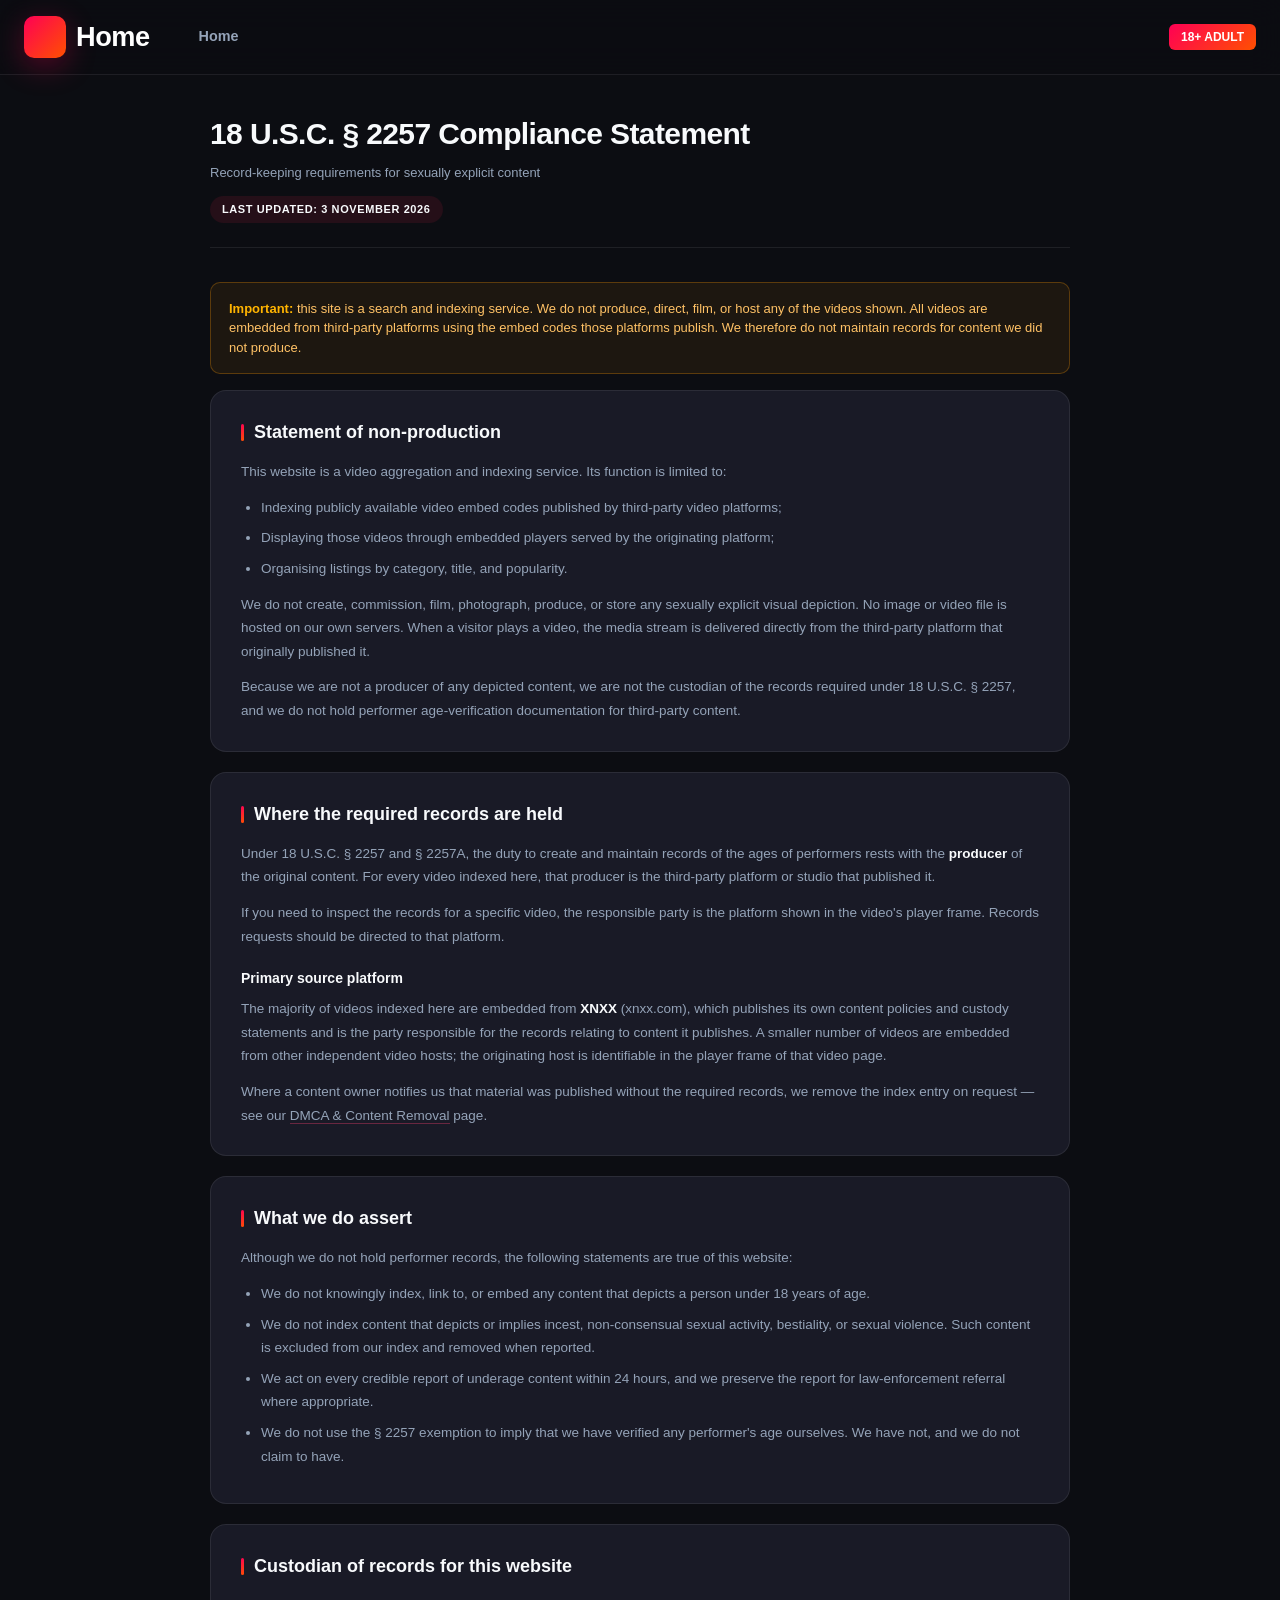
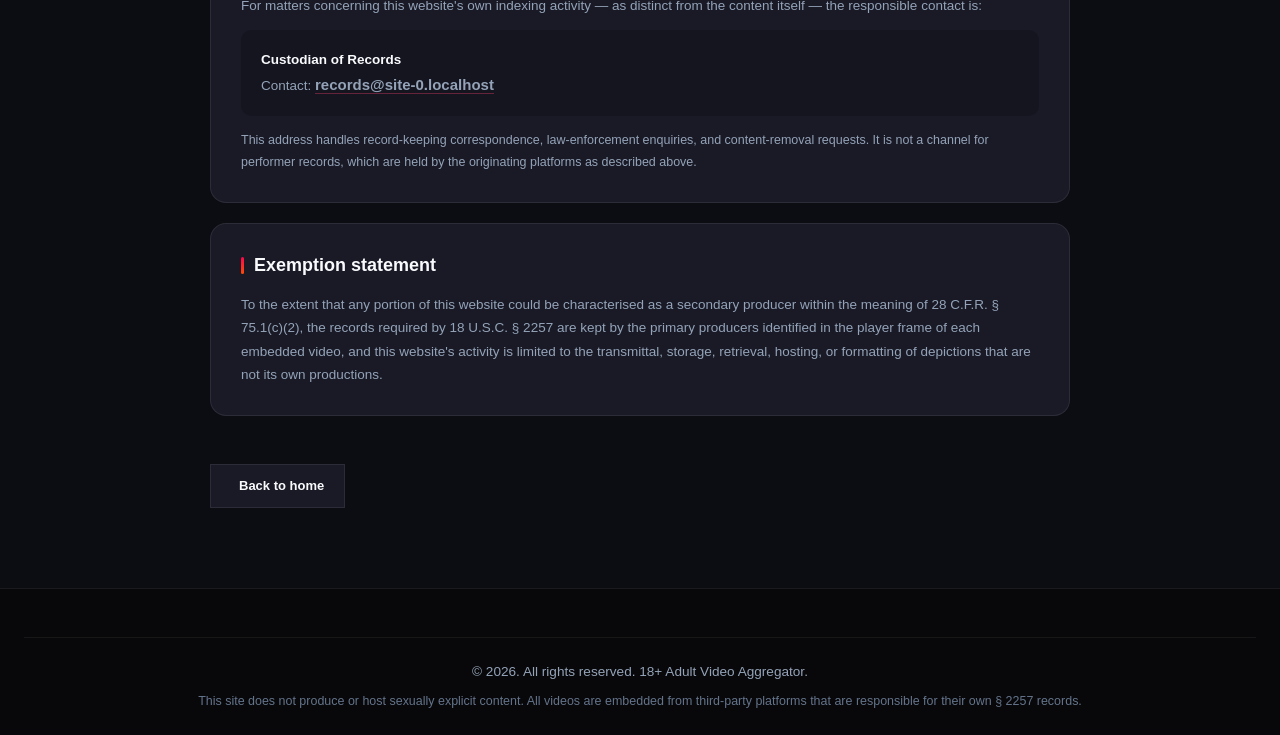
<file: 2257.html>
<!DOCTYPE html>
<html lang="en">
<head>
<meta charset="UTF-8">
<meta name="viewport" content="width=device-width, initial-scale=1.0">
<title>18 U.S.C. 2257 Compliance Statement</title>
<meta name="description" content="18 U.S.C. 2257 statement: this site is a video aggregator and does not produce sexually explicit content.">
<link rel="preconnect" href="https://fonts.googleapis.com">
<link rel="preconnect" href="https://fonts.gstatic.com" crossorigin>
<link href="https://fonts.googleapis.com/css2?family=Plus+Jakarta+Sans:wght@400;500;600;700;800&display=swap" rel="stylesheet">
<link rel="stylesheet" href="style.css">
<link rel="stylesheet" href="legal.css">
</head>
<body>

<header class="site-header">
  <div class="container">
    <div class="header-inner">
      <div class="header-brand-wrap">
        <a href="index.html" class="brand-logo"><span class="logo-icon"><i class="fa-solid fa-house"></i></span><span>Home</span></a>
        <nav class="header-nav">
          <a href="index.html" class="nav-item"><i class="fa-solid fa-house"></i> Home</a>
        </nav>
      </div>
      <div class="header-badges"><span class="badge-18">18+ ADULT</span></div>
    </div>
  </div>
</header>

<main class="legal-page">
  <div class="container">
    <div class="legal-wrap">

      <div class="legal-head">
        <h1>18 U.S.C. &sect; 2257 Compliance Statement</h1>
        <p class="legal-sub">Record-keeping requirements for sexually explicit content</p>
        <span class="legal-updated">Last updated: 3 November 2026</span>
      </div>

      <div class="legal-note">
        <p><strong>Important:</strong> this site is a search and indexing service. We do not produce, direct, film, or host any of the videos shown. All videos are embedded from third-party platforms using the embed codes those platforms publish. We therefore do not maintain records for content we did not produce.</p>
      </div>

      <div class="legal-card">
        <h2>Statement of non-production</h2>
        <p>This website is a video aggregation and indexing service. Its function is limited to:</p>
        <ul>
          <li>Indexing publicly available video embed codes published by third-party video platforms;</li>
          <li>Displaying those videos through embedded players served by the originating platform;</li>
          <li>Organising listings by category, title, and popularity.</li>
        </ul>
        <p>We do not create, commission, film, photograph, produce, or store any sexually explicit visual depiction. No image or video file is hosted on our own servers. When a visitor plays a video, the media stream is delivered directly from the third-party platform that originally published it.</p>
        <p>Because we are not a producer of any depicted content, we are not the custodian of the records required under 18 U.S.C. &sect; 2257, and we do not hold performer age-verification documentation for third-party content.</p>
      </div>

      <div class="legal-card">
        <h2>Where the required records are held</h2>
        <p>Under 18 U.S.C. &sect; 2257 and &sect; 2257A, the duty to create and maintain records of the ages of performers rests with the <strong>producer</strong> of the original content. For every video indexed here, that producer is the third-party platform or studio that published it.</p>
        <p>If you need to inspect the records for a specific video, the responsible party is the platform shown in the video's player frame. Records requests should be directed to that platform.</p>
        <h3>Primary source platform</h3>
        <p>The majority of videos indexed here are embedded from <strong>XNXX</strong> (xnxx.com), which publishes its own content policies and custody statements and is the party responsible for the records relating to content it publishes. A smaller number of videos are embedded from other independent video hosts; the originating host is identifiable in the player frame of that video page.</p>
        <p>Where a content owner notifies us that material was published without the required records, we remove the index entry on request — see our <a href="dmca.html">DMCA &amp; Content Removal</a> page.</p>
      </div>

      <div class="legal-card">
        <h2>What we do assert</h2>
        <p>Although we do not hold performer records, the following statements are true of this website:</p>
        <ul>
          <li>We do not knowingly index, link to, or embed any content that depicts a person under 18 years of age.</li>
          <li>We do not index content that depicts or implies incest, non-consensual sexual activity, bestiality, or sexual violence. Such content is excluded from our index and removed when reported.</li>
          <li>We act on every credible report of underage content within 24 hours, and we preserve the report for law-enforcement referral where appropriate.</li>
          <li>We do not use the &sect; 2257 exemption to imply that we have verified any performer's age ourselves. We have not, and we do not claim to have.</li>
        </ul>
      </div>

      <div class="legal-card">
        <h2>Custodian of records for this website</h2>
        <p>For matters concerning this website's own indexing activity — as distinct from the content itself — the responsible contact is:</p>
        <div class="legal-contact">
          <p><strong>Custodian of Records</strong><br>
          <span class="contact-line">Contact: <a href="#" class="contact-mail" data-mail="records"></a></span></p>
        </div>
        <p style="margin-top:14px;font-size:12.5px;">This address handles record-keeping correspondence, law-enforcement enquiries, and content-removal requests. It is not a channel for performer records, which are held by the originating platforms as described above.</p>
      </div>

      <div class="legal-card">
        <h2>Exemption statement</h2>
        <p>To the extent that any portion of this website could be characterised as a secondary producer within the meaning of 28 C.F.R. &sect; 75.1(c)(2), the records required by 18 U.S.C. &sect; 2257 are kept by the primary producers identified in the player frame of each embedded video, and this website's activity is limited to the transmittal, storage, retrieval, hosting, or formatting of depictions that are not its own productions.</p>
      </div>

      <a href="index.html" class="legal-back"><i class="fa-solid fa-arrow-left"></i> Back to home</a>

    </div>
  </div>
</main>

<footer class="site-footer">
  <div class="container">
    <div class="footer-bottom-bar">
      <p>&copy; 2026. All rights reserved. 18+ Adult Video Aggregator.</p>
      <p class="compliance-note"><i class="fa-solid fa-shield-halved"></i> This site does not produce or host sexually explicit content. All videos are embedded from third-party platforms that are responsible for their own &sect; 2257 records.</p>
    </div>
  </div>
</footer>

<script>
/* 页面上不写死任何域名。
   访问时用当前域名自动拼出邮箱，例如：
     https://abc.com/dmca.html  ->  dmca@abc.com
     https://xyz.net/dmca.html  ->  dmca@xyz.net
   换域名无需改这个文件。 */
(function () {
  var host = (location.hostname || '').replace(/^www\./i, '');

  var nodes = document.querySelectorAll('[data-mail]');
  for (var i = 0; i < nodes.length; i++) {
    var el = nodes[i];
    var local = el.getAttribute('data-mail');

    if (!host) {
      // 本机 file:// 打开（没有域名）时，回退到站内联系页
      if (el.tagName === 'A') {
        el.href = 'report.html';
        el.textContent = 'our Report page';
      } else {
        el.innerHTML = '<a href="report.html">our Report page</a>';
      }
      continue;
    }

    var addr = local + '@' + host;
    if (el.tagName === 'A') {
      el.href = 'mailto:' + addr;
      el.textContent = addr;
    } else {
      el.textContent = addr;
    }
  }
})();
</script>

</body>
</html>
</file>
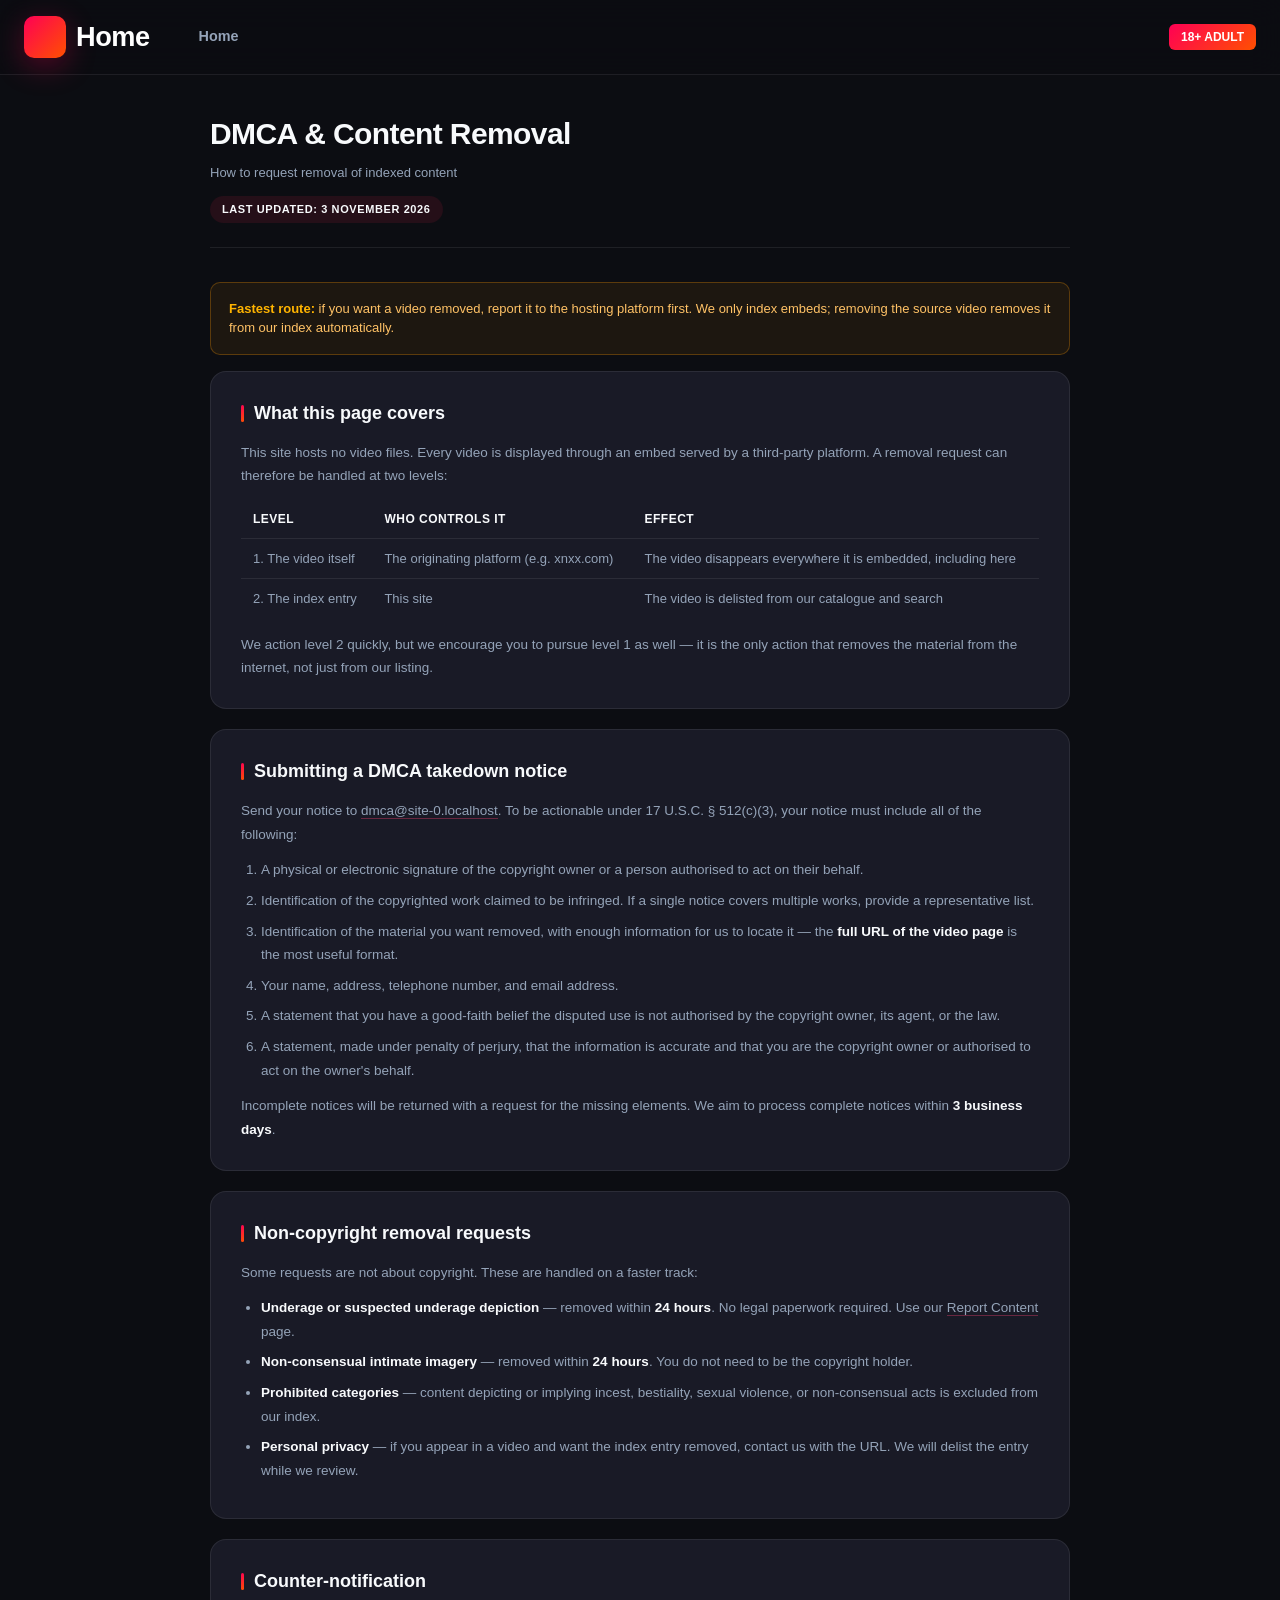
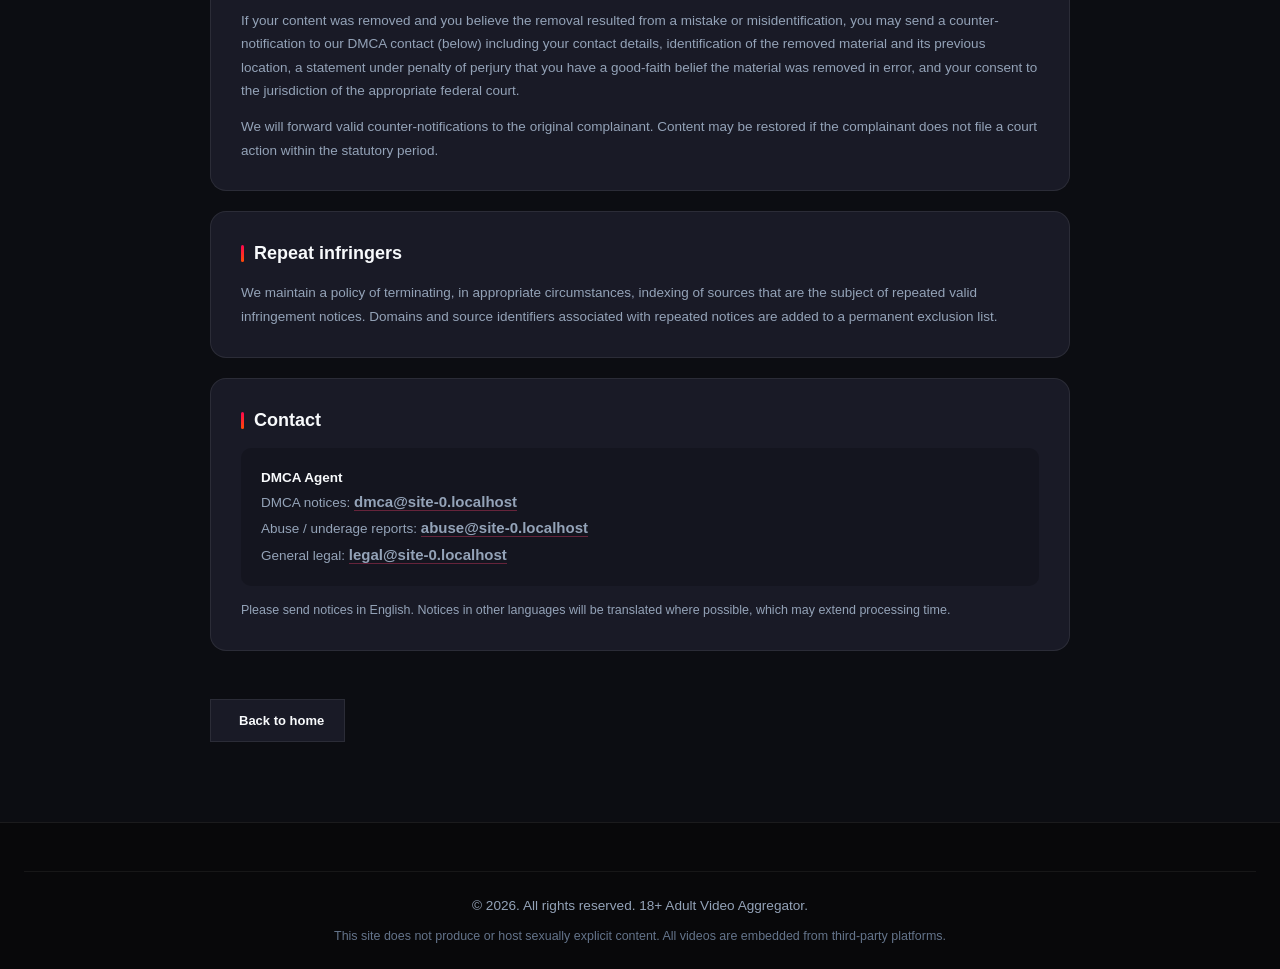
<file: dmca.html>
<!DOCTYPE html>
<html lang="en">
<head>
<meta charset="UTF-8">
<meta name="viewport" content="width=device-width, initial-scale=1.0">
<title>DMCA &amp; Content Removal</title>
<meta name="description" content="How to submit a DMCA takedown notice or content removal request.">
<link rel="preconnect" href="https://fonts.googleapis.com">
<link rel="preconnect" href="https://fonts.gstatic.com" crossorigin>
<link href="https://fonts.googleapis.com/css2?family=Plus+Jakarta+Sans:wght@400;500;600;700;800&display=swap" rel="stylesheet">
<link rel="stylesheet" href="style.css">
<link rel="stylesheet" href="legal.css">
</head>
<body>

<header class="site-header">
  <div class="container">
    <div class="header-inner">
      <div class="header-brand-wrap">
        <a href="index.html" class="brand-logo"><span class="logo-icon"><i class="fa-solid fa-house"></i></span><span>Home</span></a>
        <nav class="header-nav">
          <a href="index.html" class="nav-item"><i class="fa-solid fa-house"></i> Home</a>
        </nav>
      </div>
      <div class="header-badges"><span class="badge-18">18+ ADULT</span></div>
    </div>
  </div>
</header>

<main class="legal-page">
  <div class="container">
    <div class="legal-wrap">

      <div class="legal-head">
        <h1>DMCA &amp; Content Removal</h1>
        <p class="legal-sub">How to request removal of indexed content</p>
        <span class="legal-updated">Last updated: 3 November 2026</span>
      </div>

      <div class="legal-note">
        <p><strong>Fastest route:</strong> if you want a video removed, report it to the hosting platform first. We only index embeds; removing the source video removes it from our index automatically.</p>
      </div>

      <div class="legal-card">
        <h2>What this page covers</h2>
        <p>This site hosts no video files. Every video is displayed through an embed served by a third-party platform. A removal request can therefore be handled at two levels:</p>
        <table class="legal-table">
          <tr><th>Level</th><th>Who controls it</th><th>Effect</th></tr>
          <tr><td>1. The video itself</td><td>The originating platform (e.g. xnxx.com)</td><td>The video disappears everywhere it is embedded, including here</td></tr>
          <tr><td>2. The index entry</td><td>This site</td><td>The video is delisted from our catalogue and search</td></tr>
        </table>
        <p>We action level 2 quickly, but we encourage you to pursue level 1 as well — it is the only action that removes the material from the internet, not just from our listing.</p>
      </div>

      <div class="legal-card">
        <h2>Submitting a DMCA takedown notice</h2>
        <p>Send your notice to <span class="contact-line"><a href="#" class="contact-mail" data-mail="dmca"></a></span>. To be actionable under 17 U.S.C. &sect; 512(c)(3), your notice must include all of the following:</p>
        <ol>
          <li>A physical or electronic signature of the copyright owner or a person authorised to act on their behalf.</li>
          <li>Identification of the copyrighted work claimed to be infringed. If a single notice covers multiple works, provide a representative list.</li>
          <li>Identification of the material you want removed, with enough information for us to locate it — the <strong>full URL of the video page</strong> is the most useful format.</li>
          <li>Your name, address, telephone number, and email address.</li>
          <li>A statement that you have a good-faith belief the disputed use is not authorised by the copyright owner, its agent, or the law.</li>
          <li>A statement, made under penalty of perjury, that the information is accurate and that you are the copyright owner or authorised to act on the owner's behalf.</li>
        </ol>
        <p>Incomplete notices will be returned with a request for the missing elements. We aim to process complete notices within <strong>3 business days</strong>.</p>
      </div>

      <div class="legal-card">
        <h2>Non-copyright removal requests</h2>
        <p>Some requests are not about copyright. These are handled on a faster track:</p>
        <ul>
          <li><strong>Underage or suspected underage depiction</strong> — removed within <strong>24 hours</strong>. No legal paperwork required. Use our <a href="report.html">Report Content</a> page.</li>
          <li><strong>Non-consensual intimate imagery</strong> — removed within <strong>24 hours</strong>. You do not need to be the copyright holder.</li>
          <li><strong>Prohibited categories</strong> — content depicting or implying incest, bestiality, sexual violence, or non-consensual acts is excluded from our index.</li>
          <li><strong>Personal privacy</strong> — if you appear in a video and want the index entry removed, contact us with the URL. We will delist the entry while we review.</li>
        </ul>
      </div>

      <div class="legal-card">
        <h2>Counter-notification</h2>
        <p>If your content was removed and you believe the removal resulted from a mistake or misidentification, you may send a counter-notification to our DMCA contact (below) including your contact details, identification of the removed material and its previous location, a statement under penalty of perjury that you have a good-faith belief the material was removed in error, and your consent to the jurisdiction of the appropriate federal court.</p>
        <p>We will forward valid counter-notifications to the original complainant. Content may be restored if the complainant does not file a court action within the statutory period.</p>
      </div>

      <div class="legal-card">
        <h2>Repeat infringers</h2>
        <p>We maintain a policy of terminating, in appropriate circumstances, indexing of sources that are the subject of repeated valid infringement notices. Domains and source identifiers associated with repeated notices are added to a permanent exclusion list.</p>
      </div>

      <div class="legal-card">
        <h2>Contact</h2>
        <div class="legal-contact">
          <p><strong>DMCA Agent</strong><br>
          <span class="contact-line">DMCA notices: <a href="#" class="contact-mail" data-mail="dmca"></a></span><br>
          <span class="contact-line">Abuse / underage reports: <a href="#" class="contact-mail" data-mail="abuse"></a></span><br>
          <span class="contact-line">General legal: <a href="#" class="contact-mail" data-mail="legal"></a></span></p>
        </div>
        <p style="margin-top:14px;font-size:12.5px;">Please send notices in English. Notices in other languages will be translated where possible, which may extend processing time.</p>
      </div>

      <a href="index.html" class="legal-back"><i class="fa-solid fa-arrow-left"></i> Back to home</a>

    </div>
  </div>
</main>

<footer class="site-footer">
  <div class="container">
    <div class="footer-bottom-bar">
      <p>&copy; 2026. All rights reserved. 18+ Adult Video Aggregator.</p>
      <p class="compliance-note"><i class="fa-solid fa-shield-halved"></i> This site does not produce or host sexually explicit content. All videos are embedded from third-party platforms.</p>
    </div>
  </div>
</footer>

<script>
/* 页面上不写死任何域名。
   访问时用当前域名自动拼出邮箱，例如：
     https://abc.com/dmca.html  ->  dmca@abc.com
     https://xyz.net/dmca.html  ->  dmca@xyz.net
   换域名无需改这个文件。 */
(function () {
  var host = (location.hostname || '').replace(/^www\./i, '');

  var nodes = document.querySelectorAll('[data-mail]');
  for (var i = 0; i < nodes.length; i++) {
    var el = nodes[i];
    var local = el.getAttribute('data-mail');

    if (!host) {
      // 本机 file:// 打开（没有域名）时，回退到站内联系页
      if (el.tagName === 'A') {
        el.href = 'report.html';
        el.textContent = 'our Report page';
      } else {
        el.innerHTML = '<a href="report.html">our Report page</a>';
      }
      continue;
    }

    var addr = local + '@' + host;
    if (el.tagName === 'A') {
      el.href = 'mailto:' + addr;
      el.textContent = addr;
    } else {
      el.textContent = addr;
    }
  }
})();
</script>

</body>
</html>
</file>
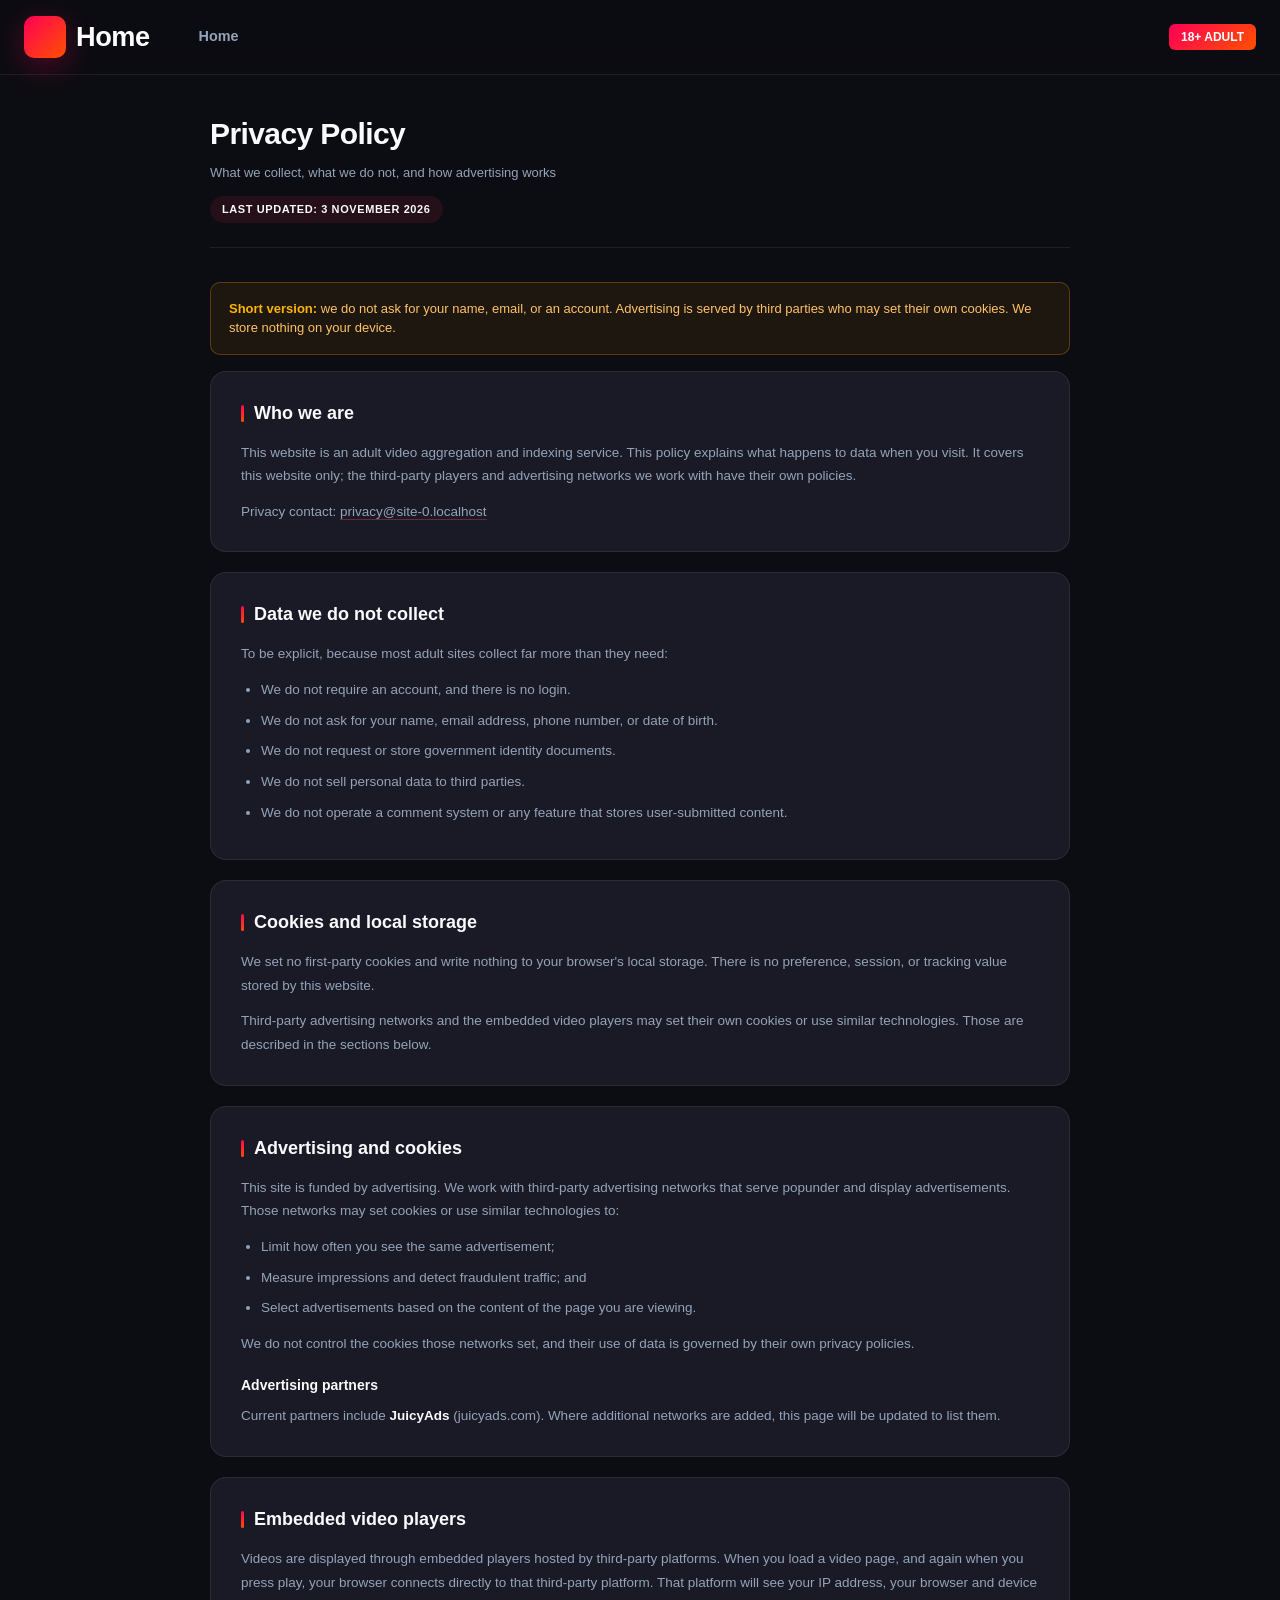
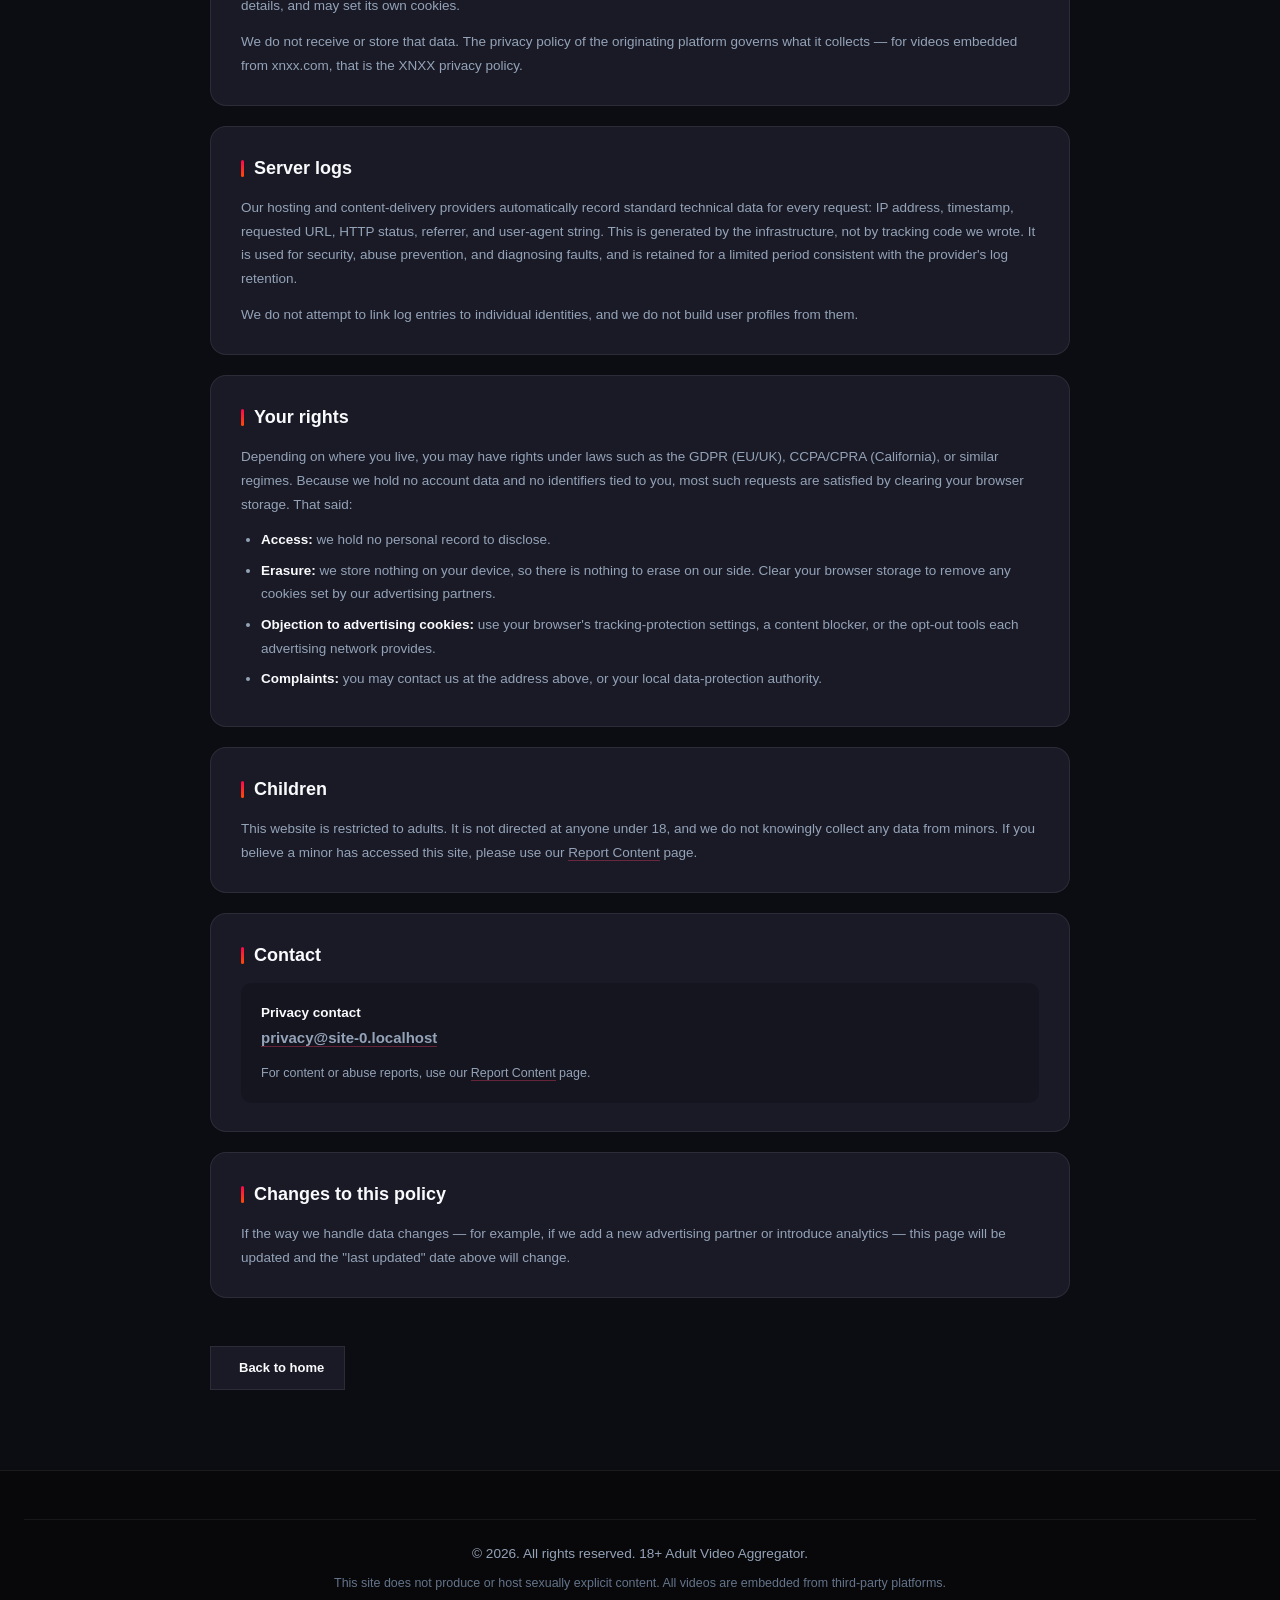
<file: privacy.html>
<!DOCTYPE html>
<html lang="en">
<head>
<meta charset="UTF-8">
<meta name="viewport" content="width=device-width, initial-scale=1.0">
<title>Privacy Policy</title>
<meta name="description" content="Privacy policy: what data is collected, how cookies and advertising work, and your rights.">
<link rel="preconnect" href="https://fonts.googleapis.com">
<link rel="preconnect" href="https://fonts.gstatic.com" crossorigin>
<link href="https://fonts.googleapis.com/css2?family=Plus+Jakarta+Sans:wght@400;500;600;700;800&display=swap" rel="stylesheet">
<link rel="stylesheet" href="style.css">
<link rel="stylesheet" href="legal.css">
</head>
<body>

<header class="site-header">
  <div class="container">
    <div class="header-inner">
      <div class="header-brand-wrap">
        <a href="index.html" class="brand-logo"><span class="logo-icon"><i class="fa-solid fa-house"></i></span><span>Home</span></a>
        <nav class="header-nav">
          <a href="index.html" class="nav-item"><i class="fa-solid fa-house"></i> Home</a>
        </nav>
      </div>
      <div class="header-badges"><span class="badge-18">18+ ADULT</span></div>
    </div>
  </div>
</header>

<main class="legal-page">
  <div class="container">
    <div class="legal-wrap">

      <div class="legal-head">
        <h1>Privacy Policy</h1>
        <p class="legal-sub">What we collect, what we do not, and how advertising works</p>
        <span class="legal-updated">Last updated: 3 November 2026</span>
      </div>

      <div class="legal-note">
        <p><strong>Short version:</strong> we do not ask for your name, email, or an account. Advertising is served by third parties who may set their own cookies. We store nothing on your device.</p>
      </div>

      <div class="legal-card">
        <h2>Who we are</h2>
        <p>This website is an adult video aggregation and indexing service. This policy explains what happens to data when you visit. It covers this website only; the third-party players and advertising networks we work with have their own policies.</p>
        <p class="contact-line">Privacy contact: <a href="#" class="contact-mail" data-mail="privacy"></a></p>
      </div>

      <div class="legal-card">
        <h2>Data we do not collect</h2>
        <p>To be explicit, because most adult sites collect far more than they need:</p>
        <ul>
          <li>We do not require an account, and there is no login.</li>
          <li>We do not ask for your name, email address, phone number, or date of birth.</li>
          <li>We do not request or store government identity documents.</li>
          <li>We do not sell personal data to third parties.</li>
          <li>We do not operate a comment system or any feature that stores user-submitted content.</li>
        </ul>
      </div>

      <div class="legal-card">
        <h2>Cookies and local storage</h2>
        <p>We set no first-party cookies and write nothing to your browser's local storage. There is no preference, session, or tracking value stored by this website.</p>
        <p>Third-party advertising networks and the embedded video players may set their own cookies or use similar technologies. Those are described in the sections below.</p>
      </div>

      <div class="legal-card">
        <h2>Advertising and cookies</h2>
        <p>This site is funded by advertising. We work with third-party advertising networks that serve popunder and display advertisements. Those networks may set cookies or use similar technologies to:</p>
        <ul>
          <li>Limit how often you see the same advertisement;</li>
          <li>Measure impressions and detect fraudulent traffic; and</li>
          <li>Select advertisements based on the content of the page you are viewing.</li>
        </ul>
        <p>We do not control the cookies those networks set, and their use of data is governed by their own privacy policies.</p>
        <h3>Advertising partners</h3>
        <p>Current partners include <strong>JuicyAds</strong> (juicyads.com). Where additional networks are added, this page will be updated to list them.</p>
      </div>

      <div class="legal-card">
        <h2>Embedded video players</h2>
        <p>Videos are displayed through embedded players hosted by third-party platforms. When you load a video page, and again when you press play, your browser connects directly to that third-party platform. That platform will see your IP address, your browser and device details, and may set its own cookies.</p>
        <p>We do not receive or store that data. The privacy policy of the originating platform governs what it collects — for videos embedded from xnxx.com, that is the XNXX privacy policy.</p>
      </div>

      <div class="legal-card">
        <h2>Server logs</h2>
        <p>Our hosting and content-delivery providers automatically record standard technical data for every request: IP address, timestamp, requested URL, HTTP status, referrer, and user-agent string. This is generated by the infrastructure, not by tracking code we wrote. It is used for security, abuse prevention, and diagnosing faults, and is retained for a limited period consistent with the provider's log retention.</p>
        <p>We do not attempt to link log entries to individual identities, and we do not build user profiles from them.</p>
      </div>

      <div class="legal-card">
        <h2>Your rights</h2>
        <p>Depending on where you live, you may have rights under laws such as the GDPR (EU/UK), CCPA/CPRA (California), or similar regimes. Because we hold no account data and no identifiers tied to you, most such requests are satisfied by clearing your browser storage. That said:</p>
        <ul>
          <li><strong>Access:</strong> we hold no personal record to disclose.</li>
          <li><strong>Erasure:</strong> we store nothing on your device, so there is nothing to erase on our side. Clear your browser storage to remove any cookies set by our advertising partners.</li>
          <li><strong>Objection to advertising cookies:</strong> use your browser's tracking-protection settings, a content blocker, or the opt-out tools each advertising network provides.</li>
          <li><strong>Complaints:</strong> you may contact us at the address above, or your local data-protection authority.</li>
        </ul>
      </div>

      <div class="legal-card">
        <h2>Children</h2>
        <p>This website is restricted to adults. It is not directed at anyone under 18, and we do not knowingly collect any data from minors. If you believe a minor has accessed this site, please use our <a href="report.html">Report Content</a> page.</p>
      </div>

      <div class="legal-card">
        <h2>Contact</h2>
        <div class="legal-contact">
          <p><strong>Privacy contact</strong><br>
          <a href="#" class="contact-mail" data-mail="privacy"></a></p>
          <p style="margin-top:12px;font-size:12.5px;">For content or abuse reports, use our <a href="report.html">Report Content</a> page.</p>
        </div>
      </div>

      <div class="legal-card">
        <h2>Changes to this policy</h2>
        <p>If the way we handle data changes — for example, if we add a new advertising partner or introduce analytics — this page will be updated and the "last updated" date above will change.</p>
      </div>

      <a href="index.html" class="legal-back"><i class="fa-solid fa-arrow-left"></i> Back to home</a>

    </div>
  </div>
</main>

<footer class="site-footer">
  <div class="container">
    <div class="footer-bottom-bar">
      <p>&copy; 2026. All rights reserved. 18+ Adult Video Aggregator.</p>
      <p class="compliance-note"><i class="fa-solid fa-shield-halved"></i> This site does not produce or host sexually explicit content. All videos are embedded from third-party platforms.</p>
    </div>
  </div>
</footer>

<script>
/* 页面上不写死任何域名。
   访问时用当前域名自动拼出邮箱，例如：
     https://abc.com/dmca.html  ->  dmca@abc.com
     https://xyz.net/dmca.html  ->  dmca@xyz.net
   换域名无需改这个文件。 */
(function () {
  var host = (location.hostname || '').replace(/^www\./i, '');

  var nodes = document.querySelectorAll('[data-mail]');
  for (var i = 0; i < nodes.length; i++) {
    var el = nodes[i];
    var local = el.getAttribute('data-mail');

    if (!host) {
      // 本机 file:// 打开（没有域名）时，回退到站内联系页
      if (el.tagName === 'A') {
        el.href = 'report.html';
        el.textContent = 'our Report page';
      } else {
        el.innerHTML = '<a href="report.html">our Report page</a>';
      }
      continue;
    }

    var addr = local + '@' + host;
    if (el.tagName === 'A') {
      el.href = 'mailto:' + addr;
      el.textContent = addr;
    } else {
      el.textContent = addr;
    }
  }
})();
</script>

</body>
</html>
</file>
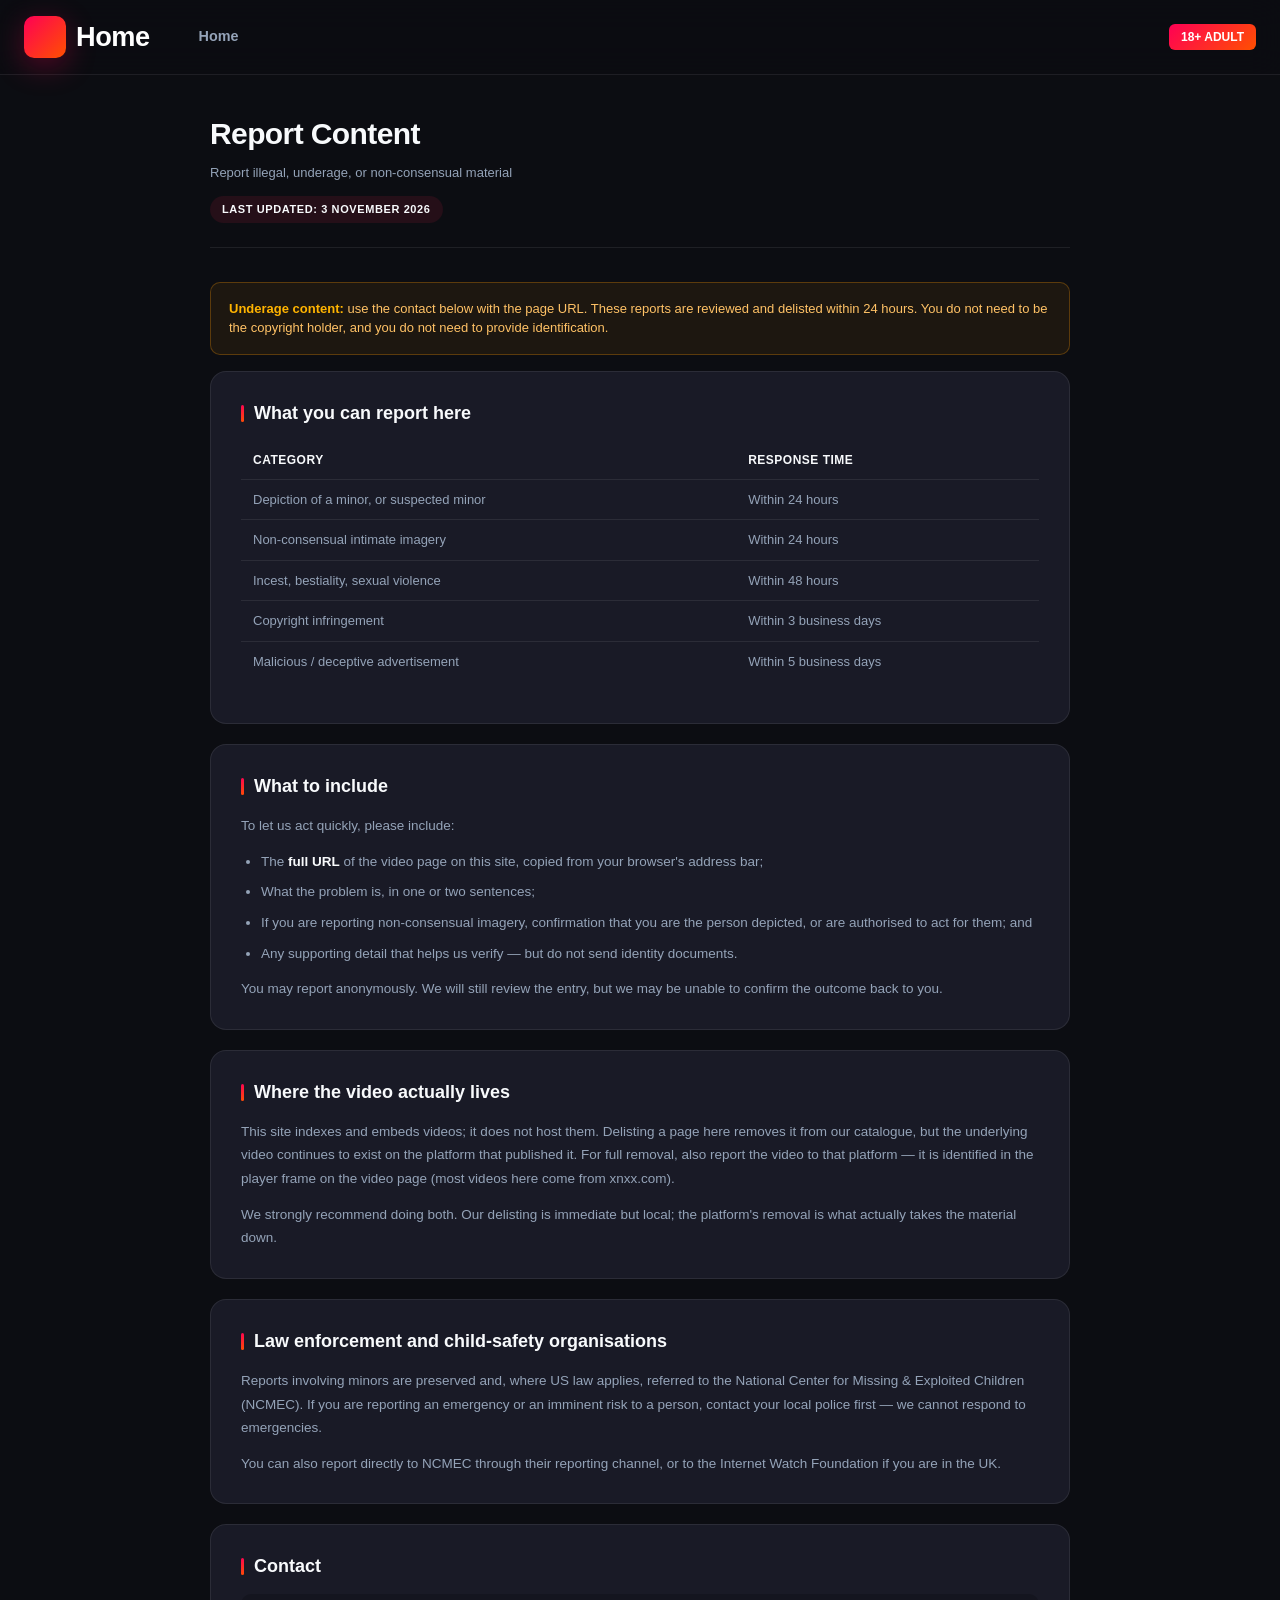
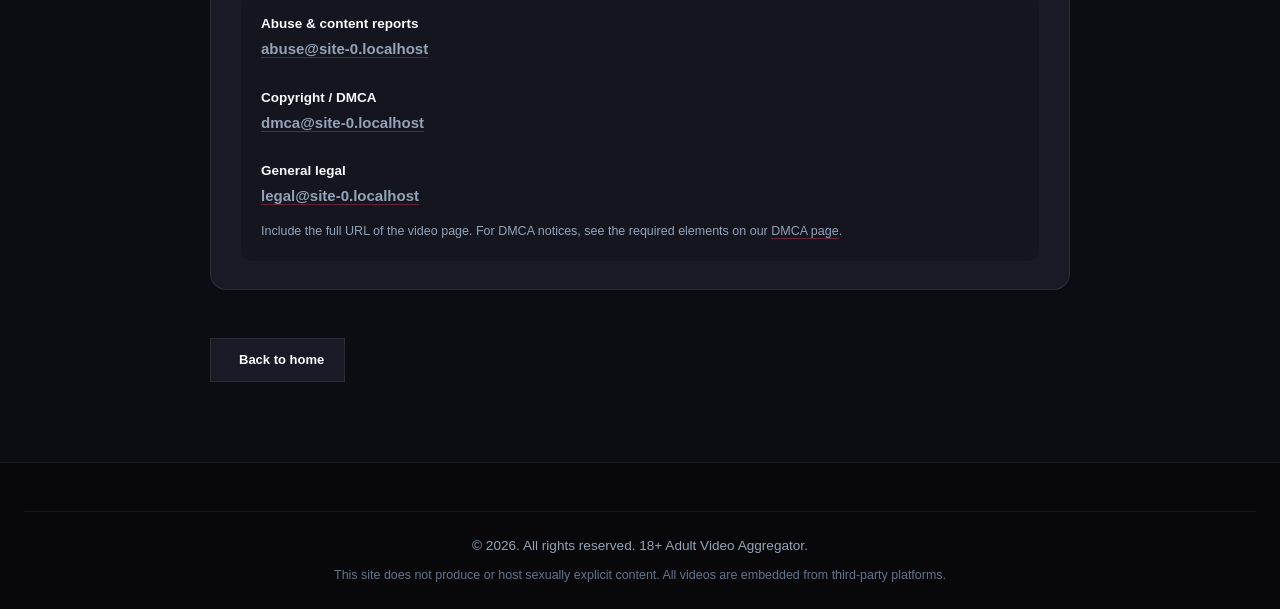
<file: report.html>
<!DOCTYPE html>
<html lang="en">
<head>
<meta charset="UTF-8">
<meta name="viewport" content="width=device-width, initial-scale=1.0">
<title>Report Content</title>
<meta name="description" content="Report illegal, underage, or non-consensual content.">
<link rel="preconnect" href="https://fonts.googleapis.com">
<link rel="preconnect" href="https://fonts.gstatic.com" crossorigin>
<link href="https://fonts.googleapis.com/css2?family=Plus+Jakarta+Sans:wght@400;500;600;700;800&display=swap" rel="stylesheet">
<link rel="stylesheet" href="style.css">
<link rel="stylesheet" href="legal.css">
</head>
<body>

<header class="site-header">
  <div class="container">
    <div class="header-inner">
      <div class="header-brand-wrap">
        <a href="index.html" class="brand-logo"><span class="logo-icon"><i class="fa-solid fa-house"></i></span><span>Home</span></a>
        <nav class="header-nav">
          <a href="index.html" class="nav-item"><i class="fa-solid fa-house"></i> Home</a>
        </nav>
      </div>
      <div class="header-badges"><span class="badge-18">18+ ADULT</span></div>
    </div>
  </div>
</header>

<main class="legal-page">
  <div class="container">
    <div class="legal-wrap">

      <div class="legal-head">
        <h1>Report Content</h1>
        <p class="legal-sub">Report illegal, underage, or non-consensual material</p>
        <span class="legal-updated">Last updated: 3 November 2026</span>
      </div>

      <div class="legal-note">
        <p><strong>Underage content:</strong> use the contact below with the page URL. These reports are reviewed and delisted within 24 hours. You do not need to be the copyright holder, and you do not need to provide identification.</p>
      </div>

      <div class="legal-card">
        <h2>What you can report here</h2>
        <table class="legal-table">
          <tr><th>Category</th><th>Response time</th></tr>
          <tr><td>Depiction of a minor, or suspected minor</td><td>Within 24 hours</td></tr>
          <tr><td>Non-consensual intimate imagery</td><td>Within 24 hours</td></tr>
          <tr><td>Incest, bestiality, sexual violence</td><td>Within 48 hours</td></tr>
          <tr><td>Copyright infringement</td><td>Within 3 business days</td></tr>
          <tr><td>Malicious / deceptive advertisement</td><td>Within 5 business days</td></tr>
        </table>
      </div>

      <div class="legal-card">
        <h2>What to include</h2>
        <p>To let us act quickly, please include:</p>
        <ul>
          <li>The <strong>full URL</strong> of the video page on this site, copied from your browser's address bar;</li>
          <li>What the problem is, in one or two sentences;</li>
          <li>If you are reporting non-consensual imagery, confirmation that you are the person depicted, or are authorised to act for them; and</li>
          <li>Any supporting detail that helps us verify — but do not send identity documents.</li>
        </ul>
        <p>You may report anonymously. We will still review the entry, but we may be unable to confirm the outcome back to you.</p>
      </div>

      <div class="legal-card">
        <h2>Where the video actually lives</h2>
        <p>This site indexes and embeds videos; it does not host them. Delisting a page here removes it from our catalogue, but the underlying video continues to exist on the platform that published it. For full removal, also report the video to that platform — it is identified in the player frame on the video page (most videos here come from xnxx.com).</p>
        <p>We strongly recommend doing both. Our delisting is immediate but local; the platform's removal is what actually takes the material down.</p>
      </div>

      <div class="legal-card">
        <h2>Law enforcement and child-safety organisations</h2>
        <p>Reports involving minors are preserved and, where US law applies, referred to the National Center for Missing &amp; Exploited Children (NCMEC). If you are reporting an emergency or an imminent risk to a person, contact your local police first — we cannot respond to emergencies.</p>
        <p>You can also report directly to NCMEC through their reporting channel, or to the Internet Watch Foundation if you are in the UK.</p>
      </div>

      <div class="legal-card">
        <h2>Contact</h2>
        <div class="legal-contact">
          <p><strong>Abuse &amp; content reports</strong><br>
          <a href="#" class="contact-mail" data-mail="abuse"></a><br><br>
          <strong>Copyright / DMCA</strong><br>
          <a href="#" class="contact-mail" data-mail="dmca"></a><br><br>
          <strong>General legal</strong><br>
          <a href="#" class="contact-mail" data-mail="legal"></a></p>
          <p style="margin-top:12px;font-size:12.5px;">Include the full URL of the video page. For DMCA notices, see the required elements on our <a href="dmca.html">DMCA page</a>.</p>
        </div>
      </div>

      <a href="index.html" class="legal-back"><i class="fa-solid fa-arrow-left"></i> Back to home</a>

    </div>
  </div>
</main>

<footer class="site-footer">
  <div class="container">
    <div class="footer-bottom-bar">
      <p>&copy; 2026. All rights reserved. 18+ Adult Video Aggregator.</p>
      <p class="compliance-note"><i class="fa-solid fa-shield-halved"></i> This site does not produce or host sexually explicit content. All videos are embedded from third-party platforms.</p>
    </div>
  </div>
</footer>

<script>
/* 页面上不写死任何域名。
   访问时用当前域名自动拼出邮箱，例如：
     https://abc.com/dmca.html  ->  dmca@abc.com
     https://xyz.net/dmca.html  ->  dmca@xyz.net
   换域名无需改这个文件。 */
(function () {
  var host = (location.hostname || '').replace(/^www\./i, '');

  var nodes = document.querySelectorAll('[data-mail]');
  for (var i = 0; i < nodes.length; i++) {
    var el = nodes[i];
    var local = el.getAttribute('data-mail');

    if (!host) {
      // 本机 file:// 打开（没有域名）时，回退到站内联系页
      if (el.tagName === 'A') {
        el.href = 'report.html';
        el.textContent = 'our Report page';
      } else {
        el.innerHTML = '<a href="report.html">our Report page</a>';
      }
      continue;
    }

    var addr = local + '@' + host;
    if (el.tagName === 'A') {
      el.href = 'mailto:' + addr;
      el.textContent = addr;
    } else {
      el.textContent = addr;
    }
  }
})();
</script>

</body>
</html>
</file>
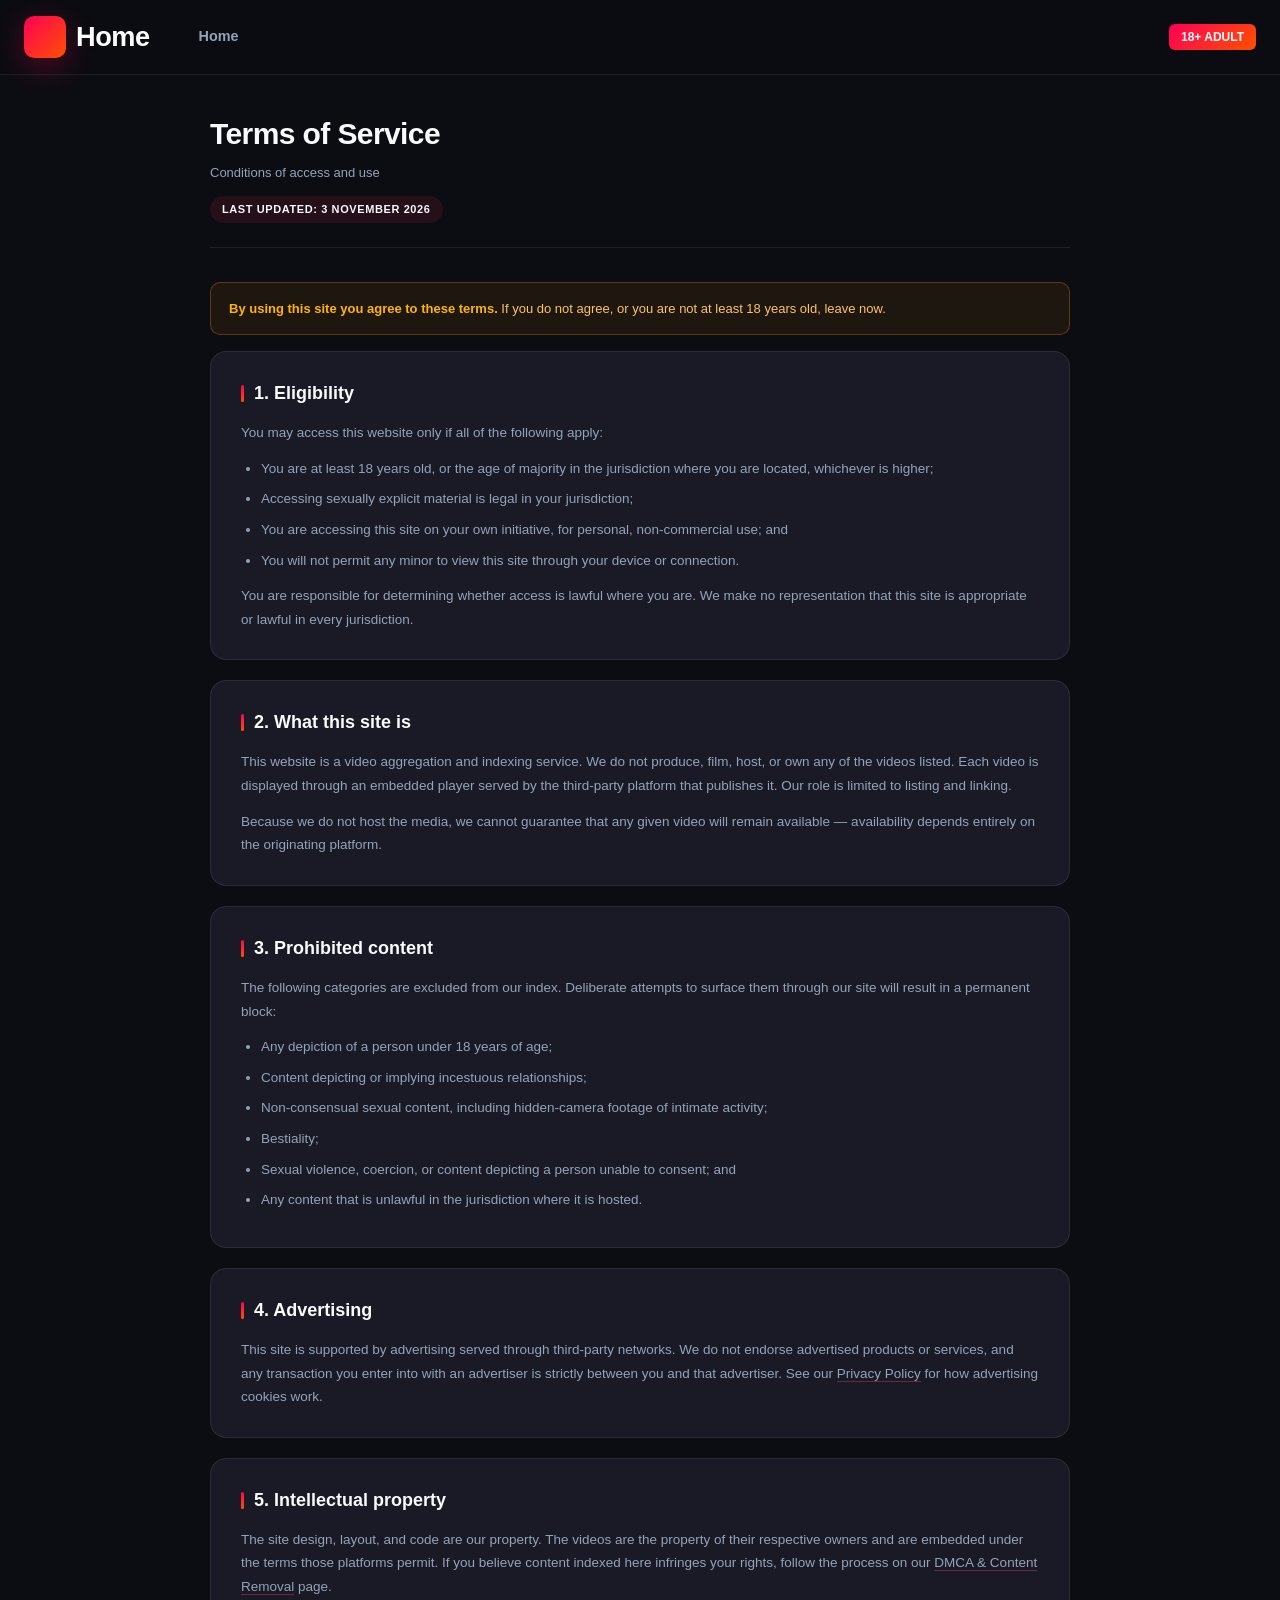
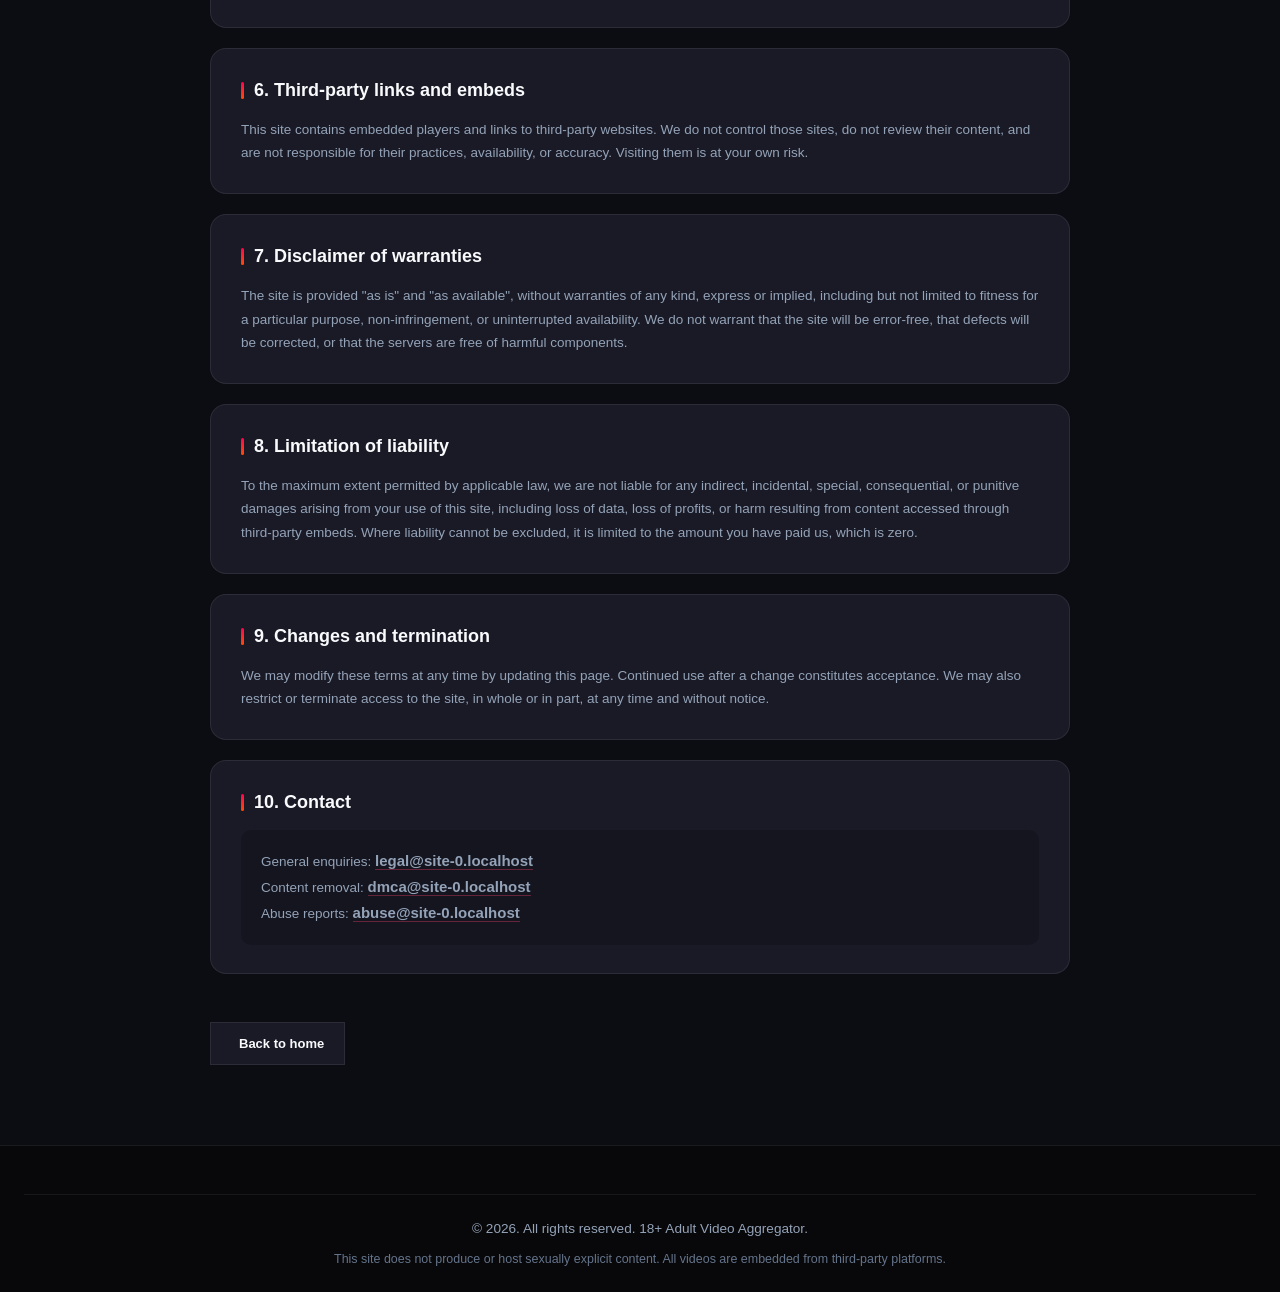
<file: terms.html>
<!DOCTYPE html>
<html lang="en">
<head>
<meta charset="UTF-8">
<meta name="viewport" content="width=device-width, initial-scale=1.0">
<title>Terms of Service</title>
<meta name="description" content="Terms of service for an 18+ video aggregation website.">
<link rel="preconnect" href="https://fonts.googleapis.com">
<link rel="preconnect" href="https://fonts.gstatic.com" crossorigin>
<link href="https://fonts.googleapis.com/css2?family=Plus+Jakarta+Sans:wght@400;500;600;700;800&display=swap" rel="stylesheet">
<link rel="stylesheet" href="style.css">
<link rel="stylesheet" href="legal.css">
</head>
<body>

<header class="site-header">
  <div class="container">
    <div class="header-inner">
      <div class="header-brand-wrap">
        <a href="index.html" class="brand-logo"><span class="logo-icon"><i class="fa-solid fa-house"></i></span><span>Home</span></a>
        <nav class="header-nav">
          <a href="index.html" class="nav-item"><i class="fa-solid fa-house"></i> Home</a>
        </nav>
      </div>
      <div class="header-badges"><span class="badge-18">18+ ADULT</span></div>
    </div>
  </div>
</header>

<main class="legal-page">
  <div class="container">
    <div class="legal-wrap">

      <div class="legal-head">
        <h1>Terms of Service</h1>
        <p class="legal-sub">Conditions of access and use</p>
        <span class="legal-updated">Last updated: 3 November 2026</span>
      </div>

      <div class="legal-note">
        <p><strong>By using this site you agree to these terms.</strong> If you do not agree, or you are not at least 18 years old, leave now.</p>
      </div>

      <div class="legal-card">
        <h2>1. Eligibility</h2>
        <p>You may access this website only if all of the following apply:</p>
        <ul>
          <li>You are at least 18 years old, or the age of majority in the jurisdiction where you are located, whichever is higher;</li>
          <li>Accessing sexually explicit material is legal in your jurisdiction;</li>
          <li>You are accessing this site on your own initiative, for personal, non-commercial use; and</li>
          <li>You will not permit any minor to view this site through your device or connection.</li>
        </ul>
        <p>You are responsible for determining whether access is lawful where you are. We make no representation that this site is appropriate or lawful in every jurisdiction.</p>
      </div>

      <div class="legal-card">
        <h2>2. What this site is</h2>
        <p>This website is a video aggregation and indexing service. We do not produce, film, host, or own any of the videos listed. Each video is displayed through an embedded player served by the third-party platform that publishes it. Our role is limited to listing and linking.</p>
        <p>Because we do not host the media, we cannot guarantee that any given video will remain available — availability depends entirely on the originating platform.</p>
      </div>

      <div class="legal-card">
        <h2>3. Prohibited content</h2>
        <p>The following categories are excluded from our index. Deliberate attempts to surface them through our site will result in a permanent block:</p>
        <ul>
          <li>Any depiction of a person under 18 years of age;</li>
          <li>Content depicting or implying incestuous relationships;</li>
          <li>Non-consensual sexual content, including hidden-camera footage of intimate activity;</li>
          <li>Bestiality;</li>
          <li>Sexual violence, coercion, or content depicting a person unable to consent; and</li>
          <li>Any content that is unlawful in the jurisdiction where it is hosted.</li>
        </ul>
      </div>

      <div class="legal-card">
        <h2>4. Advertising</h2>
        <p>This site is supported by advertising served through third-party networks. We do not endorse advertised products or services, and any transaction you enter into with an advertiser is strictly between you and that advertiser. See our <a href="privacy.html">Privacy Policy</a> for how advertising cookies work.</p>
      </div>

      <div class="legal-card">
        <h2>5. Intellectual property</h2>
        <p>The site design, layout, and code are our property. The videos are the property of their respective owners and are embedded under the terms those platforms permit. If you believe content indexed here infringes your rights, follow the process on our <a href="dmca.html">DMCA &amp; Content Removal</a> page.</p>
      </div>

      <div class="legal-card">
        <h2>6. Third-party links and embeds</h2>
        <p>This site contains embedded players and links to third-party websites. We do not control those sites, do not review their content, and are not responsible for their practices, availability, or accuracy. Visiting them is at your own risk.</p>
      </div>

      <div class="legal-card">
        <h2>7. Disclaimer of warranties</h2>
        <p>The site is provided "as is" and "as available", without warranties of any kind, express or implied, including but not limited to fitness for a particular purpose, non-infringement, or uninterrupted availability. We do not warrant that the site will be error-free, that defects will be corrected, or that the servers are free of harmful components.</p>
      </div>

      <div class="legal-card">
        <h2>8. Limitation of liability</h2>
        <p>To the maximum extent permitted by applicable law, we are not liable for any indirect, incidental, special, consequential, or punitive damages arising from your use of this site, including loss of data, loss of profits, or harm resulting from content accessed through third-party embeds. Where liability cannot be excluded, it is limited to the amount you have paid us, which is zero.</p>
      </div>

      <div class="legal-card">
        <h2>9. Changes and termination</h2>
        <p>We may modify these terms at any time by updating this page. Continued use after a change constitutes acceptance. We may also restrict or terminate access to the site, in whole or in part, at any time and without notice.</p>
      </div>

      <div class="legal-card">
        <h2>10. Contact</h2>
        <div class="legal-contact">
          <p><span class="contact-line">General enquiries: <a href="#" class="contact-mail" data-mail="legal"></a></span><br>
          <span class="contact-line">Content removal: <a href="#" class="contact-mail" data-mail="dmca"></a></span><br>
          <span class="contact-line">Abuse reports: <a href="#" class="contact-mail" data-mail="abuse"></a></span></p>
        </div>
      </div>

      <a href="index.html" class="legal-back"><i class="fa-solid fa-arrow-left"></i> Back to home</a>

    </div>
  </div>
</main>

<footer class="site-footer">
  <div class="container">
    <div class="footer-bottom-bar">
      <p>&copy; 2026. All rights reserved. 18+ Adult Video Aggregator.</p>
      <p class="compliance-note"><i class="fa-solid fa-shield-halved"></i> This site does not produce or host sexually explicit content. All videos are embedded from third-party platforms.</p>
    </div>
  </div>
</footer>

<script>
/* 页面上不写死任何域名。
   访问时用当前域名自动拼出邮箱，例如：
     https://abc.com/dmca.html  ->  dmca@abc.com
     https://xyz.net/dmca.html  ->  dmca@xyz.net
   换域名无需改这个文件。 */
(function () {
  var host = (location.hostname || '').replace(/^www\./i, '');

  var nodes = document.querySelectorAll('[data-mail]');
  for (var i = 0; i < nodes.length; i++) {
    var el = nodes[i];
    var local = el.getAttribute('data-mail');

    if (!host) {
      // 本机 file:// 打开（没有域名）时，回退到站内联系页
      if (el.tagName === 'A') {
        el.href = 'report.html';
        el.textContent = 'our Report page';
      } else {
        el.innerHTML = '<a href="report.html">our Report page</a>';
      }
      continue;
    }

    var addr = local + '@' + host;
    if (el.tagName === 'A') {
      el.href = 'mailto:' + addr;
      el.textContent = addr;
    } else {
      el.textContent = addr;
    }
  }
})();
</script>

</body>
</html>
</file>
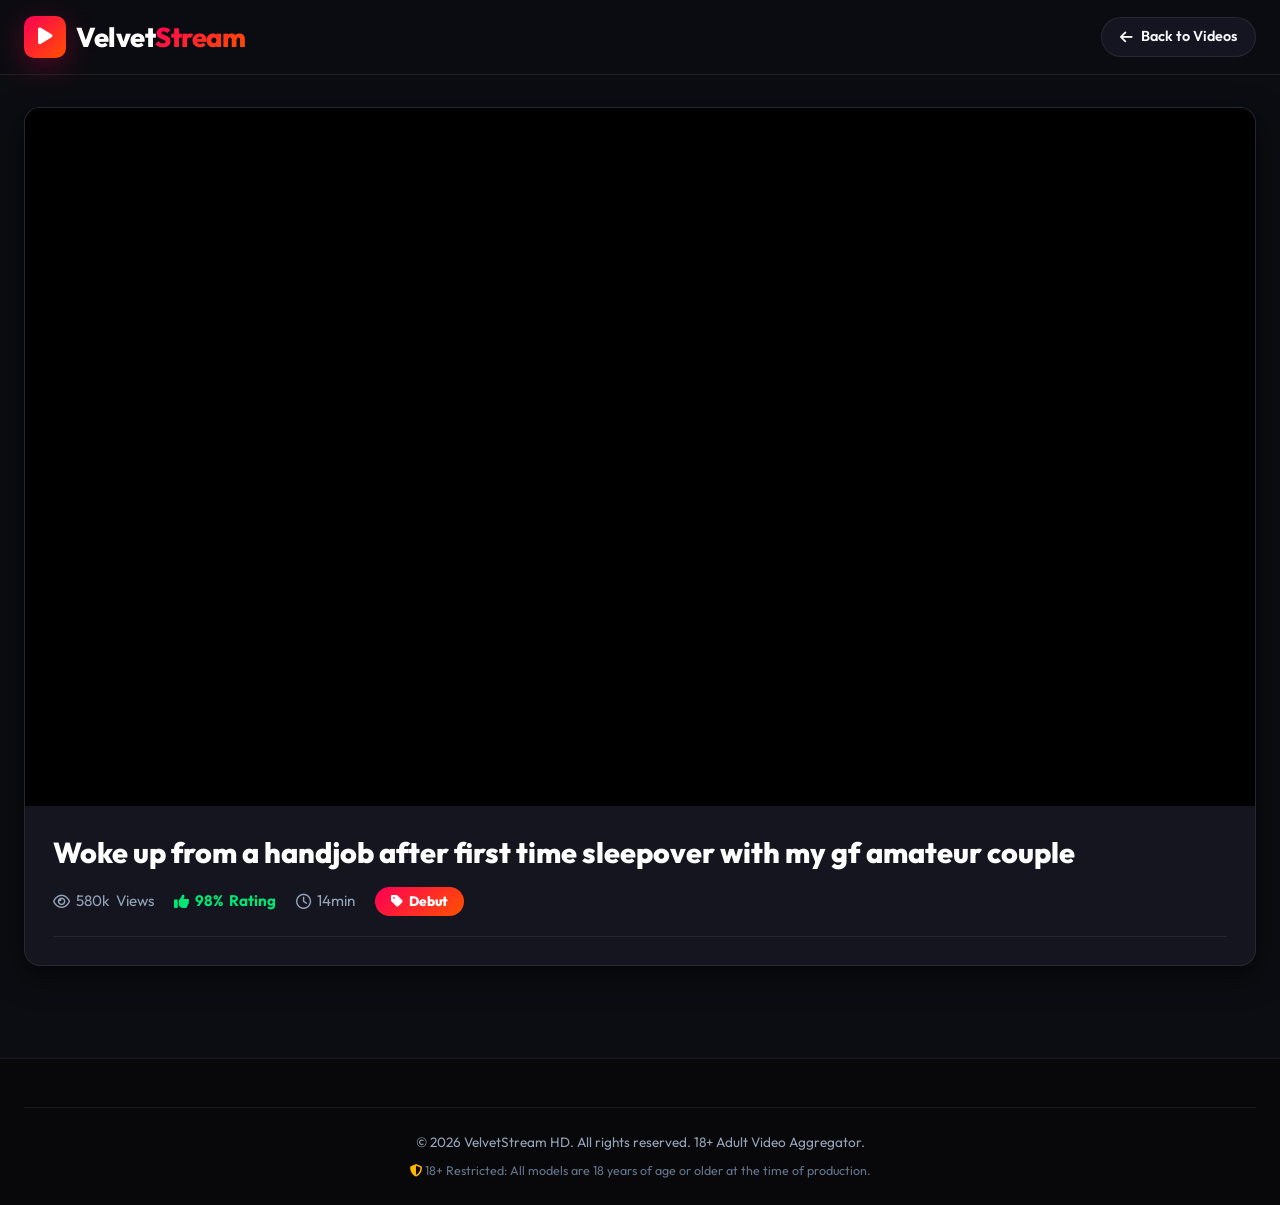
<file: video.html>
<!DOCTYPE html>
<html lang="en">
<head>
    <meta charset="UTF-8">
    <meta name="viewport" content="width=device-width, initial-scale=1.0">
    <title>Watch Video - VelvetStream HD</title>
    <!-- Google Fonts -->
    <link rel="preconnect" href="https://fonts.googleapis.com">
    <link rel="preconnect" href="https://fonts.gstatic.com" crossorigin>
    <link href="https://fonts.googleapis.com/css2?family=Outfit:wght@400;500;600;700;800&family=Inter:wght@400;500;600;700&display=swap" rel="stylesheet">
    <!-- FontAwesome：异步加载，不阻塞首屏 -->
    <link rel="stylesheet" href="https://cdnjs.cloudflare.com/ajax/libs/font-awesome/6.4.0/css/all.min.css" media="print" onload="this.media='all'">
    <link rel="stylesheet" href="style.css">
</head>
<body>

    <!-- Header -->
    <header class="site-header">
        <div class="container">
            <div class="header-inner">
                <a href="index.html" class="brand-logo">
                    <span class="logo-icon"><i class="fa-solid fa-play"></i></span>
                    <span>Velvet<span class="logo-accent">Stream</span></span>
                </a>

                <a href="index.html" class="btn-back-home">
                    <i class="fa-solid fa-arrow-left"></i> Back to Videos
                </a>
            </div>
        </div>
    </header>

    <!-- Player Main Section -->
    <main class="player-layout">
        <div class="container">
            
            <!-- Video Player Main Card -->
            <div class="player-main-card">
                
                <div class="video-embed-wrapper" id="playerWrap">
                    <!-- iFrame dynamically injected by player.js -->
                </div>

                <div class="player-details-body">
                    <h1 id="videoTitle" class="player-title">Loading Ultra HD Video...</h1>
                    <div class="player-meta-bar">
                        <span class="meta-pill"><i class="fa-regular fa-eye"></i> <span id="videoViews">200K</span> Views</span>
                        <span class="meta-pill highlight-like"><i class="fa-solid fa-thumbs-up"></i> <span id="videoLikes">98%</span> Rating</span>
                        <span class="meta-pill" style="display:none;"><i class="fa-regular fa-clock"></i> <span id="videoDuration"></span></span>
                        <span class="meta-pill cat-badge" id="videoCategory"><i class="fa-solid fa-tag"></i> Asian</span>
                    </div>
                </div>
            </div>





        </div>
    </main>


        <!-- Footer -->
    <footer class="site-footer">
        <div class="container">
            <div class="footer-bottom-bar">
                <p>&copy; 2026 VelvetStream HD. All rights reserved. 18+ Adult Video Aggregator.</p>
                <p class="compliance-note">
                    <i class="fa-solid fa-shield-halved"></i> 18+ Restricted: All models are 18 years of age or older at the time of production.
                </p>
            </div>
        </div>
    </footer>

    <!-- defer：不阻塞解析 -->
    <script src="videos_player.js" defer></script>
    <script src="player.js" defer></script>
</body>
</html>
</file>
<file: style.css>
/* =========================================================================
   VelvetStream HD - Premium Midnight Crimson Cinema Portal
   ========================================================================= */

:root {
    --bg-main: #0c0d12;
    --bg-surface: #14151f;
    --bg-card: #191a26;
    --bg-card-hover: #222433;
    --bg-header: rgba(12, 13, 18, 0.92);
    --border-color: rgba(255, 255, 255, 0.08);
    --primary-color: #ff0055;
    --primary-gradient: linear-gradient(135deg, #ff0055 0%, #ff5000 100%);
    --accent-gold: #ffb400;
    --text-main: #f8fafc;
    --text-muted: #94a3b8;
    --font-family: 'Outfit', 'Inter', -apple-system, BlinkMacSystemFont, sans-serif;
    --radius-lg: 16px;
    --radius-md: 10px;
    --shadow-glow: 0 8px 30px rgba(255, 0, 85, 0.3);
    --shadow-card: 0 10px 30px rgba(0, 0, 0, 0.6);
}

* {
    margin: 0;
    padding: 0;
    box-sizing: border-box;
}

body {
    background-color: var(--bg-main);
    color: var(--text-main);
    font-family: var(--font-family);
    line-height: 1.5;
    min-height: 100vh;
    overflow-x: hidden;
}

.container {
    max-width: 1440px;
    margin: 0 auto;
    padding: 0 24px;
}

/* --- Header --- */
.site-header {
    position: sticky;
    top: 0;
    z-index: 1000;
    background: var(--bg-header);
    backdrop-filter: blur(16px);
    -webkit-backdrop-filter: blur(16px);
    border-bottom: 1px solid var(--border-color);
    padding: 16px 0;
}

.header-inner {
    display: flex;
    align-items: center;
    justify-content: space-between;
    gap: 24px;
}

.header-brand-wrap {
    display: flex;
    align-items: center;
    gap: 28px;
}

.header-nav {
    display: flex;
    align-items: center;
    gap: 6px;
}

.nav-item {
    color: var(--text-muted);
    text-decoration: none;
    font-size: 0.9rem;
    font-weight: 600;
    padding: 8px 14px;
    border-radius: 8px;
    display: flex;
    align-items: center;
    gap: 7px;
    transition: all 0.25s ease;
}

.nav-item:hover,
.nav-item.active {
    color: #fff;
    background: rgba(255, 255, 255, 0.06);
}

.brand-logo {
    display: flex;
    align-items: center;
    gap: 10px;
    text-decoration: none;
    font-size: 1.7rem;
    font-weight: 800;
    letter-spacing: -0.5px;
    color: #fff;
}

.brand-logo .logo-icon {
    background: var(--primary-gradient);
    color: #fff;
    width: 42px;
    height: 42px;
    border-radius: 10px;
    display: flex;
    align-items: center;
    justify-content: center;
    font-size: 1.2rem;
    box-shadow: var(--shadow-glow);
}

.brand-logo .logo-accent {
    background: var(--primary-gradient);
    -webkit-background-clip: text;
    -webkit-text-fill-color: transparent;
}

.header-search {
    flex: 1;
    max-width: 580px;
    position: relative;
}

.search-input-wrapper {
    position: relative;
    display: flex;
    align-items: center;
}

.search-input-wrapper input {
    width: 100%;
    background: #141521;
    border: 1px solid var(--border-color);
    border-radius: 30px;
    padding: 12px 48px 12px 20px;
    color: #fff;
    font-size: 0.95rem;
    outline: none;
    transition: all 0.3s ease;
}

.search-input-wrapper input:focus {
    border-color: var(--primary-color);
    box-shadow: 0 0 0 4px rgba(255, 0, 85, 0.15);
    background: #191c2b;
}

.search-input-wrapper .search-btn {
    position: absolute;
    right: 6px;
    background: var(--primary-gradient);
    border: none;
    color: #fff;
    width: 36px;
    height: 36px;
    border-radius: 50%;
    cursor: pointer;
    display: flex;
    align-items: center;
    justify-content: center;
    transition: transform 0.2s ease;
}

.search-input-wrapper .search-btn:hover {
    transform: scale(1.05);
}

.header-badges {
    display: flex;
    align-items: center;
    gap: 12px;
}

.badge-4k {
    background: linear-gradient(135deg, #ffb400 0%, #ff8000 100%);
    color: #000;
    font-weight: 800;
    font-size: 0.75rem;
    padding: 4px 12px;
    border-radius: 6px;
    letter-spacing: 0.5px;
}

.badge-18 {
    background: var(--primary-gradient);
    color: #fff;
    font-weight: 800;
    font-size: 0.75rem;
    padding: 4px 12px;
    border-radius: 6px;
}

.btn-back-home {
    display: flex;
    align-items: center;
    gap: 8px;
    background: #141521;
    border: 1px solid var(--border-color);
    color: var(--text-main);
    padding: 8px 18px;
    border-radius: 20px;
    text-decoration: none;
    font-size: 0.9rem;
    font-weight: 600;
    transition: all 0.3s ease;
}

.btn-back-home:hover {
    background: var(--primary-color);
    border-color: var(--primary-color);
    color: #fff;
}

/* --- Clean Full-Width Hero Spotlight Banner --- */
.hero-section {
    padding: 28px 0 16px;
}

.hero-banner {
    position: relative;
    border-radius: var(--radius-lg);
    overflow: hidden;
    background-size: cover;
    background-position: center;
    border: 1px solid var(--border-color);
    padding: 48px;
    min-height: 280px;
    display: flex;
    flex-direction: column;
    justify-content: flex-end;
    box-shadow: var(--shadow-card);
}

.hero-banner::after {
    content: '';
    position: absolute;
    inset: 0;
    background: linear-gradient(180deg, rgba(12, 13, 18, 0.2) 0%, rgba(12, 13, 18, 0.95) 100%);
    z-index: 1;
}

.hero-content {
    position: relative;
    z-index: 2;
    max-width: 650px;
}

.hero-tag {
    display: inline-flex;
    align-items: center;
    gap: 6px;
    background: rgba(255, 0, 85, 0.2);
    color: var(--primary-color);
    border: 1px solid rgba(255, 0, 85, 0.4);
    font-size: 0.8rem;
    font-weight: 700;
    padding: 4px 14px;
    border-radius: 20px;
    margin-bottom: 12px;
    text-transform: uppercase;
    letter-spacing: 1px;
}

.hero-title {
    font-size: 2.2rem;
    font-weight: 800;
    line-height: 1.2;
    margin-bottom: 12px;
    color: #fff;
}

.hero-subtitle {
    font-size: 0.95rem;
    color: var(--text-muted);
}

/* --- Category Filter Horizontal Slider --- */
.category-filter-section {
    padding: 16px 0;
}

.category-scroll-container {
    display: flex;
    align-items: center;
    gap: 10px;
    overflow-x: auto;
    padding-bottom: 8px;
    scrollbar-width: thin;
    scrollbar-color: var(--border-color) transparent;
}

.category-scroll-container::-webkit-scrollbar {
    height: 6px;
}

.category-scroll-container::-webkit-scrollbar-thumb {
    background: var(--border-color);
    border-radius: 10px;
}

.cat-pill {
    background: #141521;
    border: 1px solid var(--border-color);
    color: var(--text-main);
    padding: 10px 20px;
    border-radius: 30px;
    font-size: 0.9rem;
    font-weight: 600;
    white-space: nowrap;
    cursor: pointer;
    transition: all 0.3s ease;
    display: flex;
    align-items: center;
    gap: 8px;
}

.cat-pill:hover {
    background: #1e2030;
    border-color: rgba(255, 0, 85, 0.4);
    transform: translateY(-2px);
}

.cat-pill.active {
    background: var(--primary-gradient);
    border-color: transparent;
    color: #fff;
    font-weight: 700;
    box-shadow: var(--shadow-glow);
}

/* --- Section Header --- */
.grid-header {
    display: flex;
    align-items: center;
    justify-content: space-between;
    margin: 24px 0 20px;
}

.grid-title-group h2 {
    font-size: 1.6rem;
    font-weight: 800;
    color: #fff;
}

.grid-count {
    font-size: 0.9rem;
    color: var(--text-muted);
}

.sort-select {
    background: #141521;
    border: 1px solid var(--border-color);
    color: #fff;
    padding: 8px 16px;
    border-radius: 8px;
    font-family: inherit;
    font-size: 0.9rem;
    outline: none;
    cursor: pointer;
}

/* --- 4-Column Widescreen Card Grid --- */
.large-card-grid {
    display: grid;
    grid-template-columns: repeat(auto-fill, minmax(320px, 1fr));
    gap: 24px;
    margin-bottom: 40px;
}

/* --- Card Design --- */
.velvet-card {
    background: var(--bg-card);
    border: 1px solid var(--border-color);
    border-radius: var(--radius-md);
    overflow: hidden;
    display: flex;
    flex-direction: column;
    transition: all 0.35s cubic-bezier(0.165, 0.84, 0.44, 1);
    position: relative;
    cursor: pointer;
    box-shadow: var(--shadow-card);
}

.velvet-card:hover {
    transform: translateY(-6px);
    border-color: rgba(255, 0, 85, 0.5);
    box-shadow: 0 12px 30px rgba(0, 0, 0, 0.7), var(--shadow-glow);
}

.velvet-card .card-thumb-box {
    position: relative;
    width: 100%;
    aspect-ratio: 16 / 9;
    overflow: hidden;
    background-color: #101014;
}

/* 缩略图用 <img> 而非 background-image，才能启用浏览器原生懒加载 */
.velvet-card .card-thumb-box .thumb-img {
    position: absolute;
    inset: 0;
    width: 100%;
    height: 100%;
    object-fit: cover;
    display: block;
}

.velvet-card .card-thumb-box::after {
    content: '';
    position: absolute;
    inset: 0;
    background: linear-gradient(180deg, rgba(0, 0, 0, 0) 40%, rgba(12, 13, 18, 0.95) 100%);
    transition: opacity 0.3s ease;
}

.velvet-card:hover .card-thumb-box::after {
    opacity: 0.85;
}

.velvet-card .play-overlay {
    position: absolute;
    inset: 0;
    display: flex;
    align-items: center;
    justify-content: center;
    z-index: 2;
    opacity: 0;
    transition: all 0.3s ease;
}

.velvet-card:hover .play-overlay {
    opacity: 1;
}

.velvet-card .play-button-icon {
    width: 52px;
    height: 52px;
    background: var(--primary-gradient);
    border-radius: 50%;
    display: flex;
    align-items: center;
    justify-content: center;
    color: #fff;
    font-size: 1.3rem;
    box-shadow: var(--shadow-glow);
    transform: scale(0.8);
    transition: transform 0.3s cubic-bezier(0.175, 0.885, 0.32, 1.275);
}

.velvet-card:hover .play-button-icon {
    transform: scale(1);
}

.velvet-card .badge-hd {
    position: absolute;
    top: 12px;
    left: 12px;
    z-index: 3;
    background: rgba(12, 13, 18, 0.75);
    backdrop-filter: blur(8px);
    color: var(--accent-gold);
    border: 1px solid rgba(255, 180, 0, 0.4);
    font-size: 0.75rem;
    font-weight: 800;
    padding: 3px 9px;
    border-radius: 6px;
}

.velvet-card .card-info-box {
    padding: 18px;
    display: flex;
    flex-direction: column;
    flex: 1;
    justify-content: space-between;
}

.velvet-card .card-title-text {
    font-size: 1.05rem;
    font-weight: 700;
    color: #fff;
    line-height: 1.4;
    margin-bottom: 14px;
    display: -webkit-box;
    -webkit-line-clamp: 2;
    -webkit-box-orient: vertical;
    overflow: hidden;
}

.velvet-card .card-meta-row {
    display: flex;
    align-items: center;
    justify-content: space-between;
    font-size: 0.85rem;
    color: var(--text-muted);
}

.velvet-card .card-cat-tag {
    background: rgba(255, 0, 85, 0.12);
    color: var(--primary-color);
    padding: 3px 10px;
    border-radius: 12px;
    font-weight: 600;
    font-size: 0.8rem;
    border: 1px solid rgba(255, 0, 85, 0.2);
}

.velvet-card .card-stats-item {
    display: flex;
    align-items: center;
    gap: 12px;
}

.velvet-card .stat-like {
    color: #00e676;
    font-weight: 600;
}

/* --- Pagination --- */
.pagination-wrapper {
    display: flex;
    align-items: center;
    justify-content: center;
    gap: 8px;
    margin: 40px 0 60px;
}

.page-btn {
    background: #141521;
    border: 1px solid var(--border-color);
    color: var(--text-main);
    min-width: 44px;
    height: 44px;
    padding: 0 16px;
    border-radius: 10px;
    font-size: 0.95rem;
    font-weight: 600;
    cursor: pointer;
    transition: all 0.25s ease;
    display: flex;
    align-items: center;
    justify-content: center;
}

.page-btn:hover:not(:disabled) {
    background: #1e2030;
    border-color: var(--primary-color);
    color: #fff;
}

.page-btn.active {
    background: var(--primary-gradient);
    border-color: transparent;
    color: #fff;
    font-weight: 800;
    box-shadow: var(--shadow-glow);
}

.page-btn:disabled {
    opacity: 0.35;
    cursor: not-allowed;
}

.page-ellipsis {
    color: var(--text-muted);
    font-weight: 700;
    padding: 0 4px;
}

/* --- Player Page Layout --- */
.player-layout {
    padding: 32px 0 60px;
}

.player-main-card {
    background: var(--bg-surface);
    border: 1px solid var(--border-color);
    border-radius: var(--radius-lg);
    overflow: hidden;
    box-shadow: var(--shadow-card);
    margin-bottom: 32px;
}

.video-embed-wrapper {
    position: relative;
    width: 100%;
    aspect-ratio: 16 / 9;
    background: #000;
}

.video-embed-wrapper iframe {
    width: 100%;
    height: 100%;
    border: none;
}

.player-details-body {
    padding: 28px;
}

.player-title {
    font-size: 1.8rem;
    font-weight: 800;
    color: #fff;
    line-height: 1.3;
    margin-bottom: 16px;
}

.player-meta-bar {
    display: flex;
    flex-wrap: wrap;
    align-items: center;
    gap: 20px;
    padding-bottom: 20px;
    border-bottom: 1px solid var(--border-color);
    color: var(--text-muted);
    font-size: 0.95rem;
}

.meta-pill {
    display: flex;
    align-items: center;
    gap: 6px;
}

.meta-pill.highlight-like {
    color: #00e676;
    font-weight: 700;
}

.meta-pill.cat-badge {
    background: var(--primary-gradient);
    color: #fff;
    padding: 4px 16px;
    border-radius: 20px;
    font-weight: 800;
    font-size: 0.85rem;
}

/* =========================================================================
   Multi-Column Compliance Footer
   ========================================================================= */
.site-footer {
    background: #08080a;
    border-top: 1px solid var(--border-color);
    padding: 48px 0 24px;
    color: var(--text-muted);
}

.footer-grid {
    display: grid;
    grid-template-columns: 2fr 1fr 1fr;
    gap: 40px;
    margin-bottom: 36px;
}

.footer-brand {
    display: flex;
    align-items: center;
    gap: 10px;
    font-size: 1.35rem;
    font-weight: 800;
    color: #fff;
    margin-bottom: 12px;
}

.logo-icon-sm {
    background: var(--primary-gradient);
    color: #fff;
    width: 30px;
    height: 30px;
    border-radius: 8px;
    display: flex;
    align-items: center;
    justify-content: center;
    font-size: 0.9rem;
}

.footer-desc {
    font-size: 0.88rem;
    line-height: 1.6;
    color: #94a3b8;
    margin-bottom: 18px;
    max-width: 480px;
}

.footer-cert-tags {
    display: flex;
    flex-wrap: wrap;
    gap: 8px;
}

.cert-tag {
    background: rgba(255, 255, 255, 0.05);
    border: 1px solid rgba(255, 255, 255, 0.1);
    color: #cbd5e1;
    font-size: 0.76rem;
    font-weight: 700;
    padding: 4px 10px;
    border-radius: 6px;
    display: flex;
    align-items: center;
    gap: 6px;
}

.cert-tag i {
    color: var(--primary-color);
}

.footer-title {
    color: #fff;
    font-size: 1rem;
    font-weight: 700;
    margin-bottom: 16px;
    letter-spacing: -0.2px;
}

.footer-links {
    list-style: none;
    display: flex;
    flex-direction: column;
    gap: 10px;
}

.footer-links a {
    color: #94a3b8;
    text-decoration: none;
    font-size: 0.88rem;
    transition: color 0.2s ease, transform 0.2s ease;
    display: inline-block;
}

.footer-links a:hover {
    color: var(--primary-color);
    transform: translateX(3px);
}

.footer-bottom-bar {
    border-top: 1px solid rgba(255, 255, 255, 0.06);
    padding-top: 24px;
    text-align: center;
    font-size: 0.85rem;
}

.compliance-note {
    margin-top: 10px;
    font-size: 0.78rem;
    color: #64748b;
    line-height: 1.5;
    max-width: 960px;
    margin-left: auto;
    margin-right: auto;
}

.compliance-note i {
    color: var(--accent-gold);
}

/* =========================================================================
   Responsive Breakpoints
   ========================================================================= */
@media (max-width: 1024px) {
    .header-nav {
        display: none;
    }
    .footer-grid {
        grid-template-columns: 1fr 1fr;
    }
    .brand-col {
        grid-column: 1 / -1;
    }
}

@media (max-width: 768px) {
    .header-inner {
        flex-direction: column;
        align-items: stretch;
        gap: 14px;
    }
    .header-brand-wrap {
        justify-content: space-between;
    }
    .header-badges {
        display: none;
    }
    .large-card-grid {
        grid-template-columns: repeat(auto-fill, minmax(260px, 1fr));
        gap: 16px;
    }
    .footer-grid {
        grid-template-columns: 1fr;
        gap: 28px;
    }
    .player-title {
        font-size: 1.25rem;
    }
    .player-meta-bar {
        flex-direction: column;
        align-items: flex-start;
    }
}

/* =========================================================================
   手机断点：<= 640px
   - 卡片 2 列（1 列会一张卡占满屏，翻页要滑很久）
   - 无缩进正文、去掉多余留白
   - 触摸目标 >= 40px
   ========================================================================= */
@media (max-width: 640px) {
    .large-card-grid {
        grid-template-columns: repeat(2, minmax(0, 1fr));
        gap: 12px;
        margin-bottom: 28px;
    }

    .velvet-card .card-thumb-box {
        aspect-ratio: 16 / 10;
    }

    .velvet-card .card-info-box {
        padding: 9px 10px 11px;
    }

    .velvet-card .card-title-text {
        font-size: 0.82rem;
        line-height: 1.35;
        /* 两行截断，避免标题长短不一导致卡片高低不齐 */
        display: -webkit-box;
        -webkit-line-clamp: 2;
        -webkit-box-orient: vertical;
        overflow: hidden;
    }

    .velvet-card .card-meta-row {
        margin-top: 6px;
        gap: 6px;
        flex-wrap: wrap;
    }

    .velvet-card .card-cat-tag {
        font-size: 0.62rem;
        padding: 2px 6px;
    }

    .velvet-card .card-stats-item {
        font-size: 0.66rem;
    }

    .velvet-card .badge-hd {
        font-size: 0.58rem;
        padding: 2px 6px;
    }

    /* 分类按钮：加大触摸区域 */
    .cat-pill {
        padding: 9px 14px;
        font-size: 0.8rem;
        min-height: 40px;
        display: inline-flex;
        align-items: center;
    }

    #tagCloud {
        gap: 8px;
        overflow-x: auto;
        flex-wrap: nowrap;
        -webkit-overflow-scrolling: touch;
        scrollbar-width: none;
        padding-bottom: 4px;
    }

    #tagCloud::-webkit-scrollbar {
        display: none;
    }

    .cat-pill {
        flex: 0 0 auto;
    }

    /* 广告位在手机上更紧凑 */
    .ad-billboard-container {
        padding: 9px 6px;
        margin: 12px 0 16px;
    }

    .ad-badge-label {
        font-size: 0.6rem;
        margin-bottom: 4px;
    }

    /* 分页按钮触摸区域 */
    .page-btn {
        min-width: 40px;
        min-height: 40px;
        font-size: 0.82rem;
    }

    /* 搜索框全宽 */
    .search-box input {
        font-size: 16px;   /* iOS 上小于 16px 会触发自动放大 */
    }
}

/* =========================================================================
   超小屏：<= 380px（iPhone SE / 老安卓）
   ========================================================================= */
@media (max-width: 380px) {
    .large-card-grid {
        gap: 9px;
    }

    .velvet-card .card-title-text {
        font-size: 0.78rem;
    }

    .velvet-card .card-cat-tag {
        display: none;   /* 空间不够，隐藏分类标签 */
    }

    .velvet-card .card-stats-item {
        font-size: 0.62rem;
    }
}
</file>
<file: legal.css>
/* Legal / static page styles — extends style.css variables */

.legal-page {
    padding: 40px 0 80px;
}

.legal-wrap {
    max-width: 860px;
    margin: 0 auto;
}

.legal-head {
    margin-bottom: 34px;
    padding-bottom: 24px;
    border-bottom: 1px solid var(--border-color);
}

.legal-head h1 {
    font-size: 30px;
    font-weight: 800;
    letter-spacing: -0.6px;
    margin: 0 0 10px;
    line-height: 1.25;
}

.legal-head .legal-sub {
    font-size: 13px;
    color: var(--text-muted);
    margin: 0;
}

.legal-updated {
    display: inline-block;
    margin-top: 14px;
    padding: 5px 12px;
    border-radius: 99px;
    background: rgba(255, 36, 83, 0.1);
    border: 1px solid var(--border-subtle);
    color: var(--accent-pink);
    font-size: 11px;
    font-weight: 700;
    letter-spacing: 0.6px;
    text-transform: uppercase;
}

.legal-card {
    background: var(--bg-card);
    border: 1px solid var(--border-color);
    border-radius: var(--radius-lg);
    padding: 28px 30px;
    margin-bottom: 20px;
}

.legal-card h2 {
    font-size: 18px;
    font-weight: 700;
    margin: 0 0 14px;
    color: var(--text-main);
    display: flex;
    align-items: center;
    gap: 10px;
}

.legal-card h2::before {
    content: '';
    width: 3px;
    height: 17px;
    border-radius: 2px;
    background: var(--primary-gradient);
    flex: 0 0 auto;
}

.legal-card h3 {
    font-size: 14px;
    font-weight: 700;
    margin: 20px 0 8px;
    color: var(--text-main);
}

.legal-card p,
.legal-card li {
    font-size: 13.5px;
    line-height: 1.75;
    color: var(--text-muted);
}

.legal-card p {
    margin: 0 0 12px;
}

.legal-card p:last-child,
.legal-card ul:last-child {
    margin-bottom: 0;
}

.legal-card ul,
.legal-card ol {
    margin: 0 0 12px;
    padding-left: 20px;
}

.legal-card li {
    margin-bottom: 7px;
}

.legal-card strong {
    color: var(--text-main);
    font-weight: 600;
}

.legal-card a {
    color: var(--accent-pink);
    text-decoration: none;
    border-bottom: 1px solid rgba(255, 64, 113, 0.35);
}

.legal-card a:hover {
    border-bottom-color: var(--accent-pink);
}

.legal-note {
    background: rgba(255, 153, 0, 0.07);
    border: 1px solid rgba(255, 153, 0, 0.28);
    border-radius: var(--radius-md);
    padding: 16px 18px;
    margin: 0 0 16px;
}

.legal-note p {
    color: #ffc266;
    margin: 0;
    font-size: 13px;
}

.legal-note strong {
    color: var(--accent-gold);
}

.legal-table {
    width: 100%;
    border-collapse: collapse;
    margin: 0 0 14px;
    font-size: 13px;
}

.legal-table th,
.legal-table td {
    text-align: left;
    padding: 10px 12px;
    border-bottom: 1px solid var(--border-color);
    color: var(--text-muted);
    vertical-align: top;
}

.legal-table th {
    color: var(--text-main);
    font-weight: 600;
    font-size: 12px;
    text-transform: uppercase;
    letter-spacing: 0.5px;
}

.legal-table tr:last-child td {
    border-bottom: none;
}

.legal-contact {
    background: var(--bg-surface);
    border: 1px dashed var(--border-subtle);
    border-radius: var(--radius-md);
    padding: 18px 20px;
    margin-top: 6px;
}

.legal-contact p {
    margin: 0;
    font-size: 13.5px;
}

.legal-contact .contact-mail {
    font-size: 15px;
    font-weight: 700;
    color: var(--accent-pink);
}

.legal-back {
    display: inline-flex;
    align-items: center;
    gap: 8px;
    margin-top: 28px;
    padding: 11px 20px;
    border-radius: var(--radius-sm);
    background: var(--bg-card);
    border: 1px solid var(--border-color);
    color: var(--text-main);
    font-size: 13px;
    font-weight: 600;
    text-decoration: none;
}

.legal-back:hover {
    background: var(--bg-card-hover);
    border-color: var(--border-subtle);
}

@media (max-width: 640px) {
    .legal-card {
        padding: 22px 18px;
    }
    .legal-head h1 {
        font-size: 23px;
    }
    .legal-table th,
    .legal-table td {
        padding: 8px 6px;
        font-size: 12px;
    }
}
</file>
